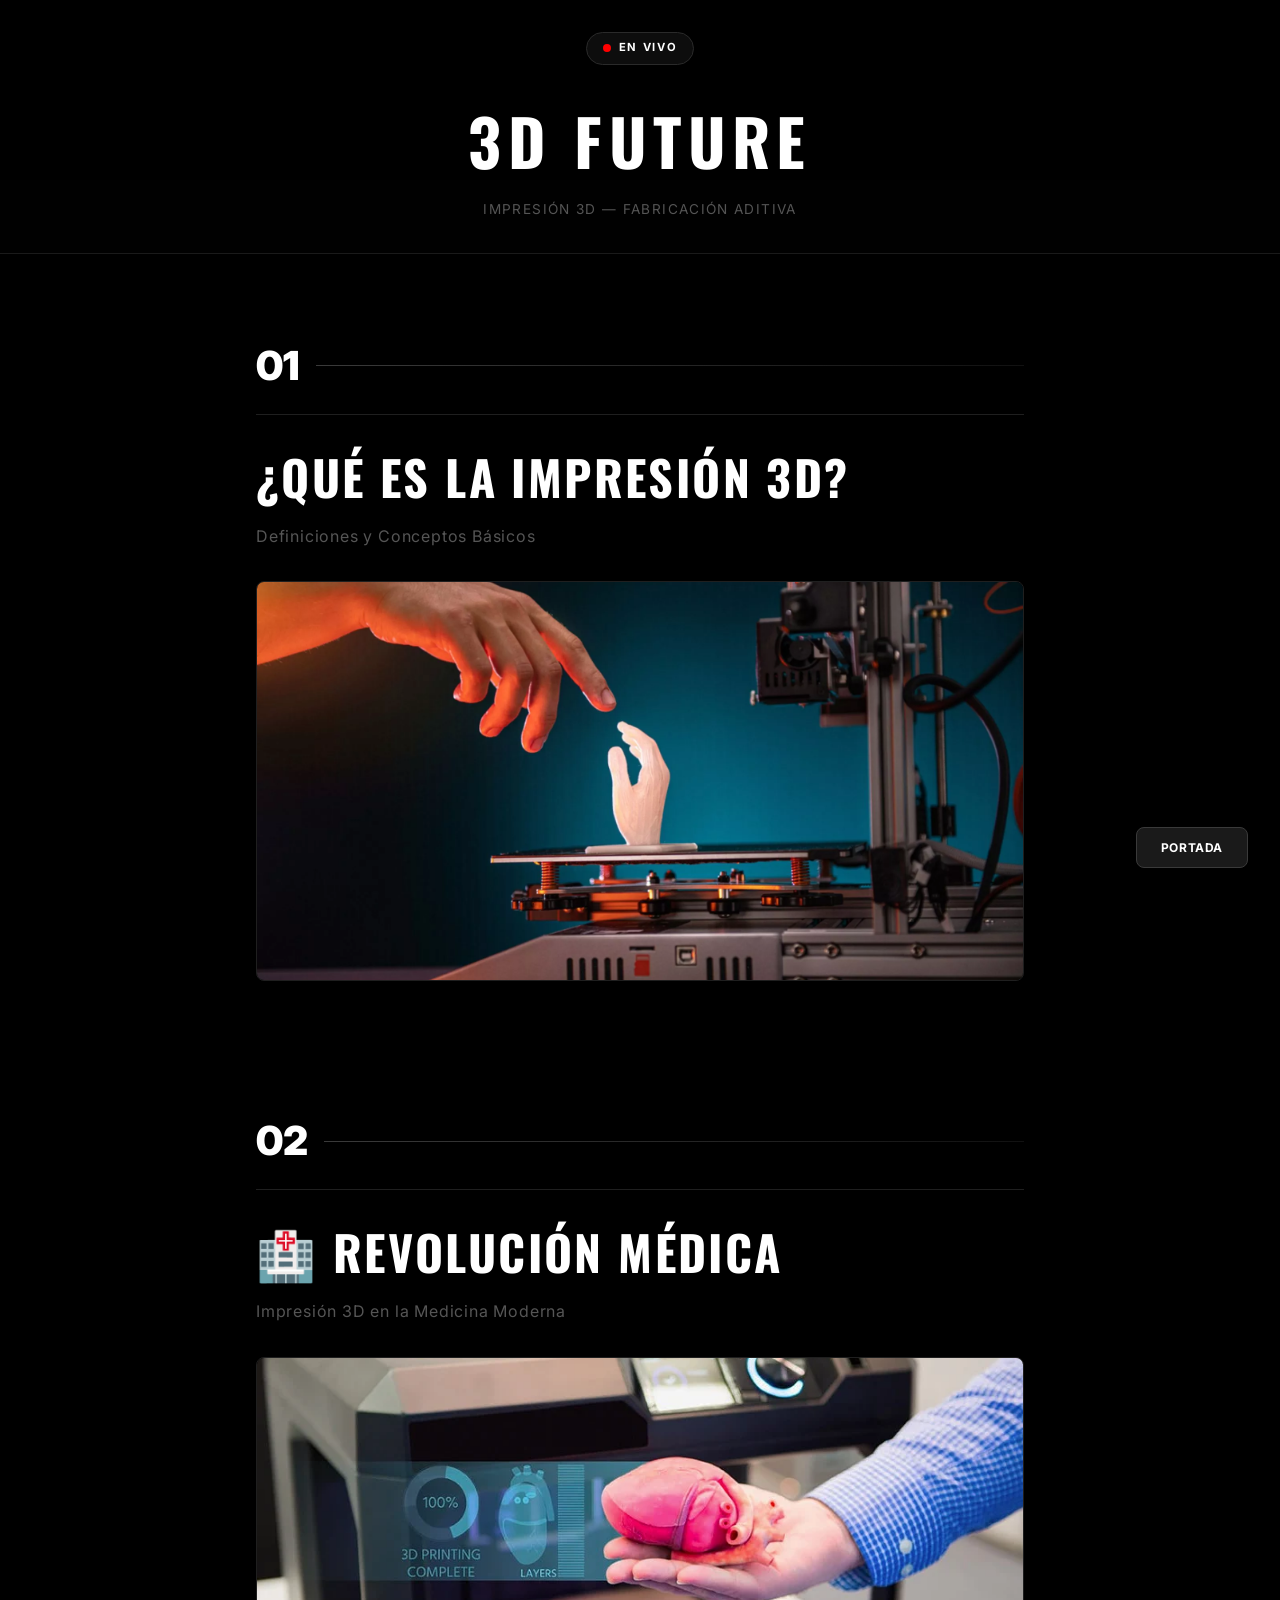
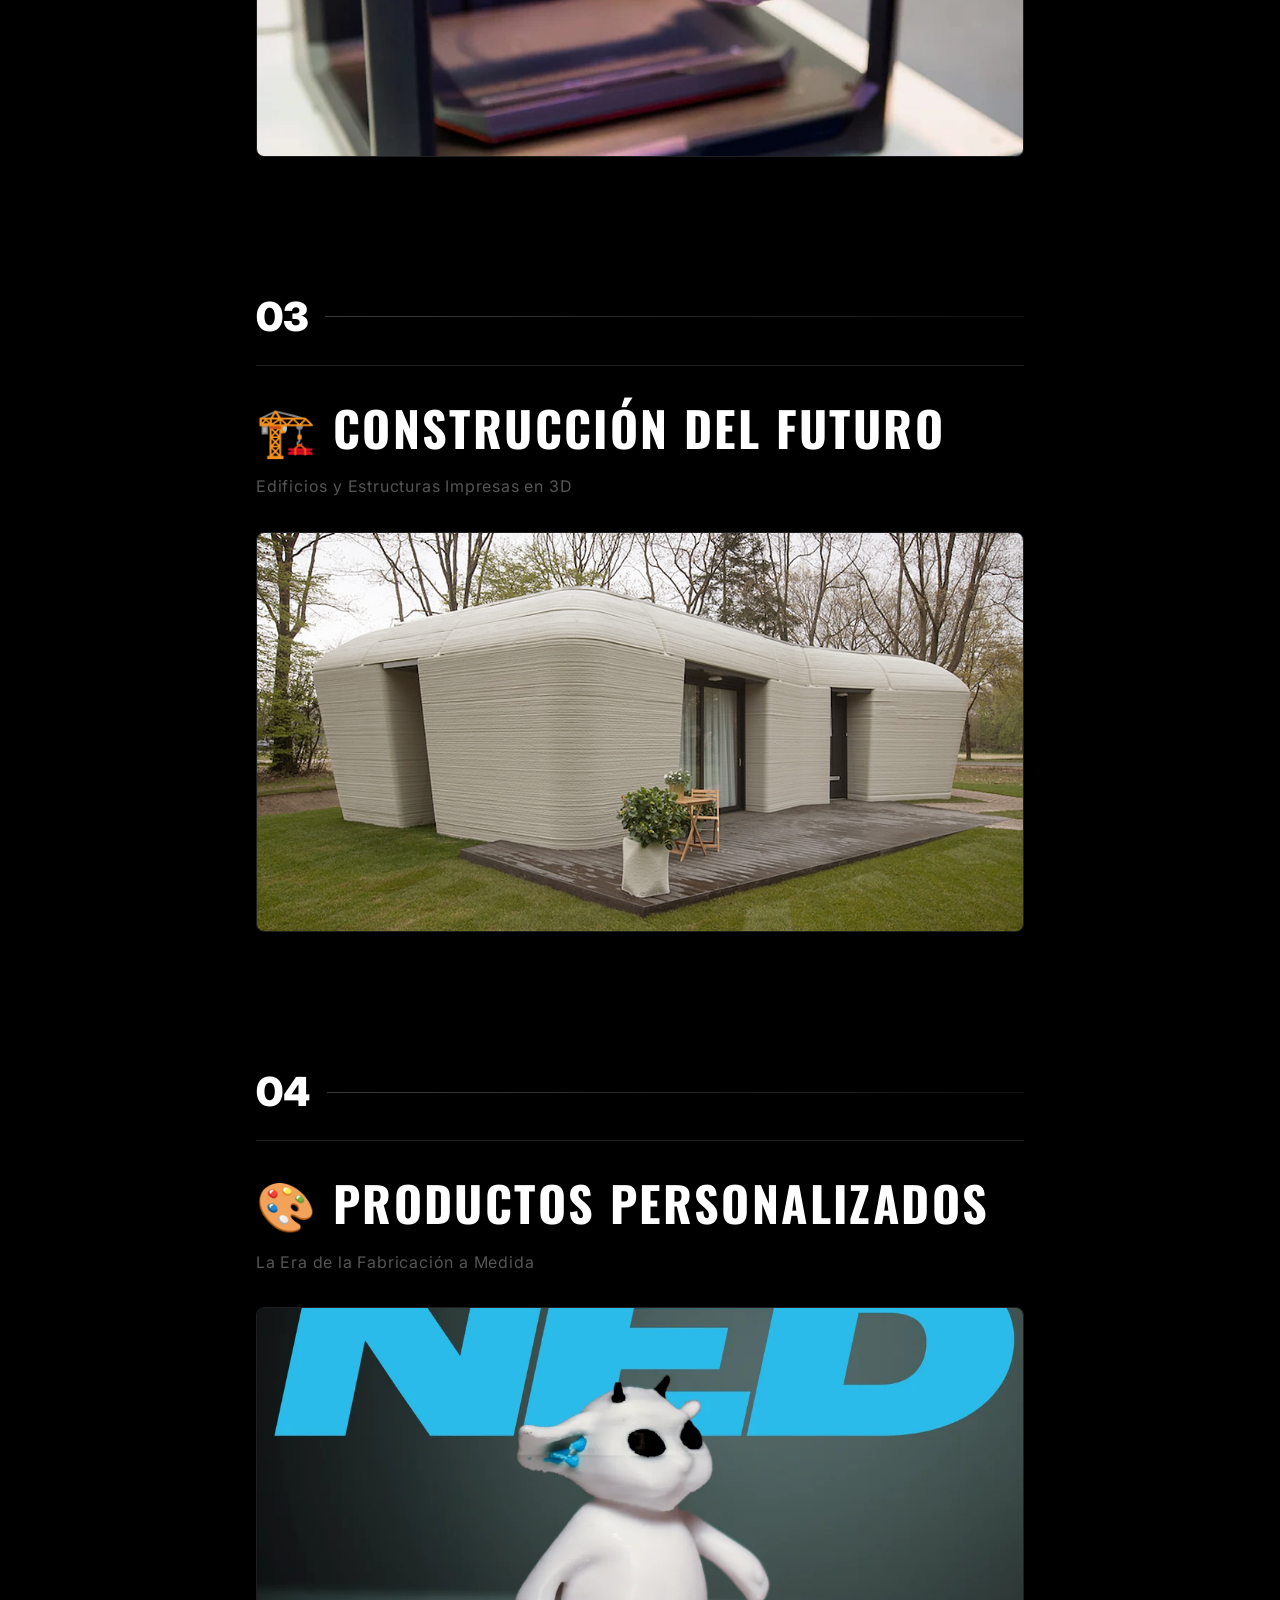
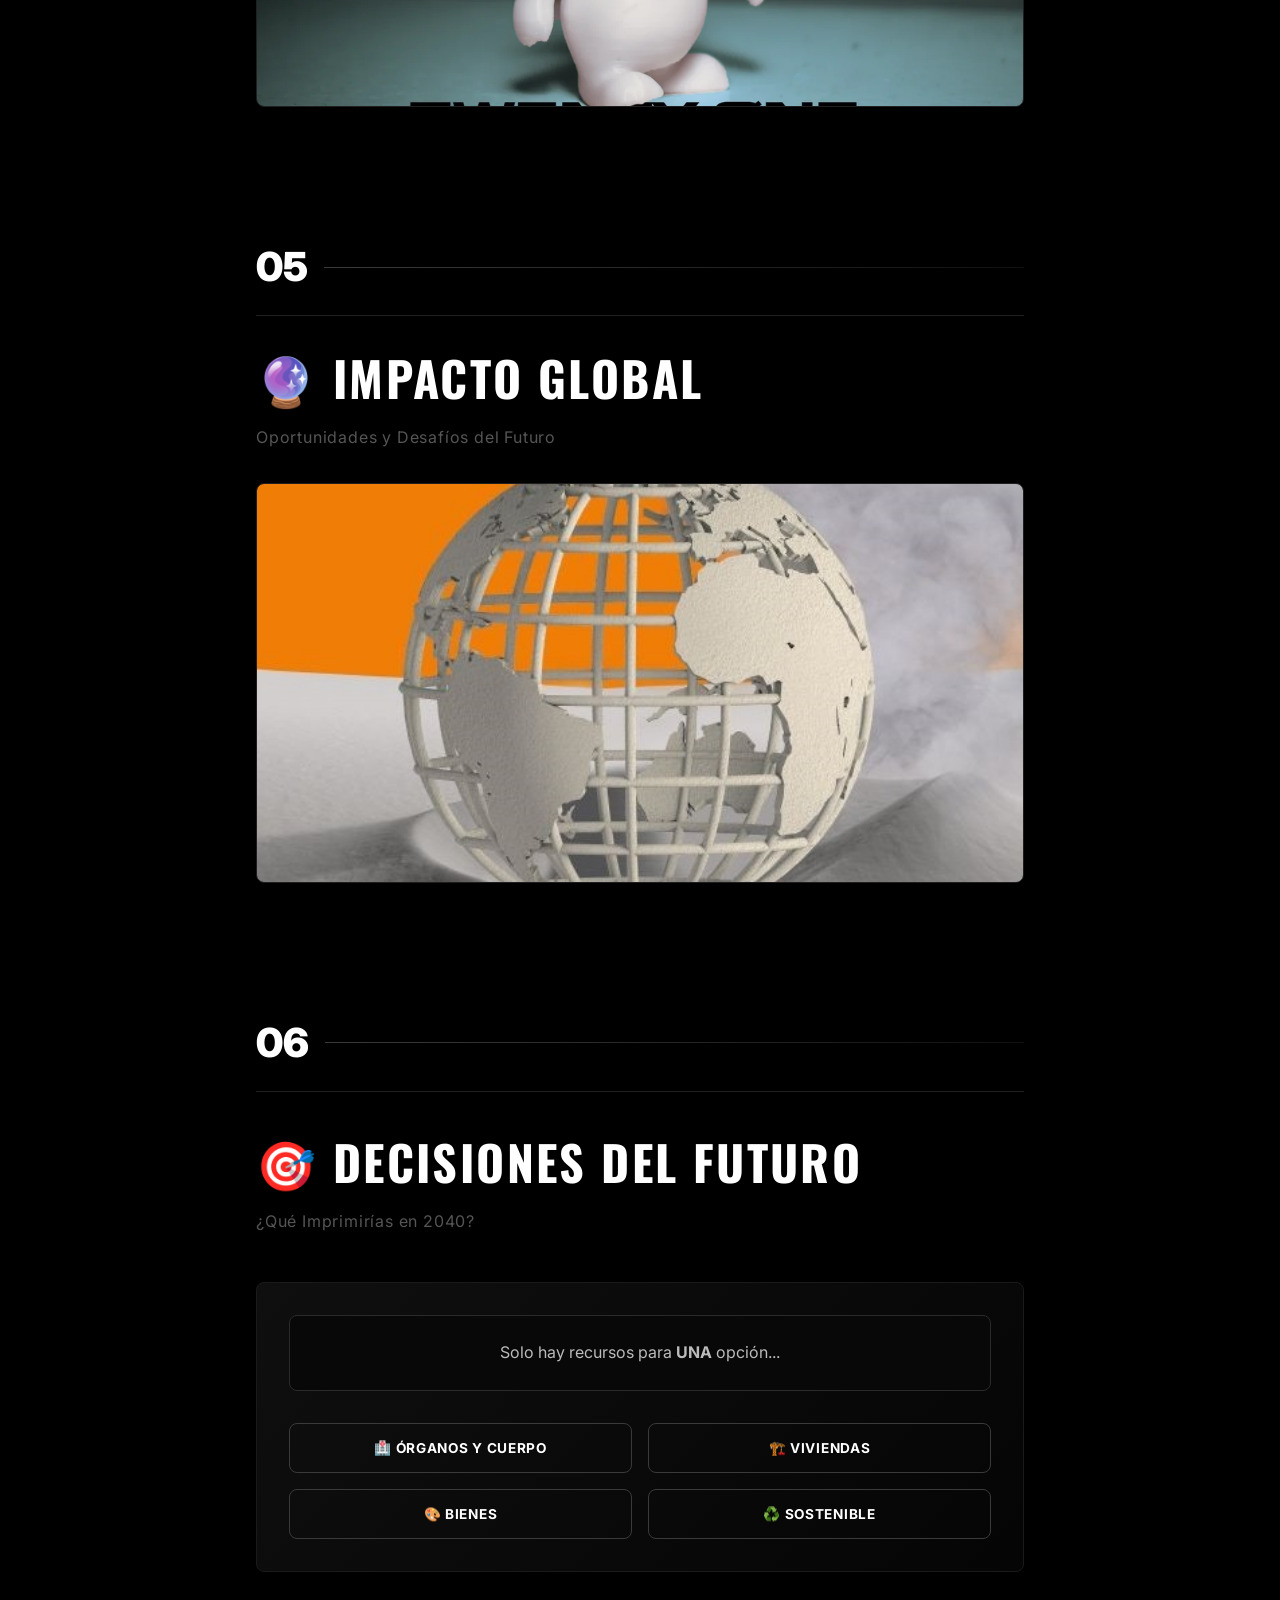
<file: en-vivo.html>
<!DOCTYPE html>
<html lang="es">
<head>
  <meta charset="UTF-8">
  <meta name="viewport" content="width=device-width, initial-scale=1.0">
  <title>En Vivo | 3D FUTURE - HF_AVILA Podcast</title>
  <link rel="preconnect" href="https://fonts.googleapis.com">
  <link rel="preconnect" href="https://fonts.gstatic.com" crossorigin>
  <link rel="stylesheet" href="styles.css">
</head>
<body>

  <!-- LIVE HEADER -->
  <header class="live-header">
    <div class="live-header-inner">
      <div class="live-badge-pill">
        <span class="live-dot"></span>
        <span class="live-text">EN VIVO</span>
      </div>
      <h1 class="live-title">3D FUTURE</h1>
      <p class="live-subtitle">Impresión 3D — Fabricación Aditiva</p>
    </div>
  </header>

  <!-- MAIN CONTENT -->
  <main class="live-main">
    <div class="live-content">

      <!-- 01 -->
      <div class="news-section-item">
        <div class="news-sec-header">
          <span class="news-sec-num">01</span>
          <div class="news-sec-line"></div>
        </div>
        <h2 class="news-sec-title">¿QUÉ ES LA IMPRESIÓN 3D?</h2>
        <p class="news-sec-subtitle">Definiciones y Conceptos Básicos</p>
        <div class="news-sec-img">
          <img src="img/Podcast.jpg" alt="Impresión 3D">
        </div>
      </div>

      <!-- 02 -->
      <div class="news-section-item">
        <div class="news-sec-header">
          <span class="news-sec-num">02</span>
          <div class="news-sec-line"></div>
        </div>
        <h2 class="news-sec-title">🏥 REVOLUCIÓN MÉDICA</h2>
        <p class="news-sec-subtitle">Impresión 3D en la Medicina Moderna</p>
        <div class="news-sec-img">
          <img src="img/medico.jpg" alt="Revolución Médica 3D">
        </div>
      </div>

      <!-- 03 -->
      <div class="news-section-item">
        <div class="news-sec-header">
          <span class="news-sec-num">03</span>
          <div class="news-sec-line"></div>
        </div>
        <h2 class="news-sec-title">🏗️ CONSTRUCCIÓN DEL FUTURO</h2>
        <p class="news-sec-subtitle">Edificios y Estructuras Impresas en 3D</p>
        <div class="news-sec-img">
          <img src="img/construccion.jpg" alt="Construcción 3D">
        </div>
      </div>

      <!-- 04 -->
      <div class="news-section-item">
        <div class="news-sec-header">
          <span class="news-sec-num">04</span>
          <div class="news-sec-line"></div>
        </div>
        <h2 class="news-sec-title">🎨 PRODUCTOS PERSONALIZADOS</h2>
        <p class="news-sec-subtitle">La Era de la Fabricación a Medida</p>
        <div class="news-sec-img">
          <img src="img/personalizados.jpg" alt="Productos Personalizados">
        </div>
      </div>

      <!-- 05 -->
      <div class="news-section-item">
        <div class="news-sec-header">
          <span class="news-sec-num">05</span>
          <div class="news-sec-line"></div>
        </div>
        <h2 class="news-sec-title">🔮 IMPACTO GLOBAL</h2>
        <p class="news-sec-subtitle">Oportunidades y Desafíos del Futuro</p>
        <div class="news-sec-img">
          <img src="img/impacto.jpg" alt="Impacto Global">
        </div>
      </div>

      <!-- 06 INTERACTIVE -->
      <div class="interactive-live-section">
        <div class="interactive-live-head">
          <span class="interactive-live-num">06</span>
          <div class="interactive-live-line"></div>
        </div>
        <h2 class="interactive-live-title">🎯 DECISIONES DEL FUTURO</h2>
        <p class="interactive-live-subtitle">¿Qué Imprimirías en 2040?</p>

        <div class="interactive-live-box">
          <div class="interactive-live-hint">
            Solo hay recursos para <strong>UNA</strong> opción...
          </div>
          <div class="interactive-live-grid">
            <button class="interactive-live-btn">🏥 Órganos y Cuerpo</button>
            <button class="interactive-live-btn">🏗️ Viviendas</button>
            <button class="interactive-live-btn">🎨 Bienes</button>
            <button class="interactive-live-btn">♻️ Sostenible</button>
          </div>
        </div>
      </div>

    </div>
  </main>

  <!-- PORTADA BUTTON -->
  <button class="portada-float-btn" id="portadaBtn">PORTADA</button>

  <!-- PORTADA MODAL -->
  <div class="portada-modal-overlay" id="portadaModal">
    <img src="img/portada.jpg" alt="Portada Podcast">
  </div>

  <script src="script.js"></script>
</body>
</html>
</file>
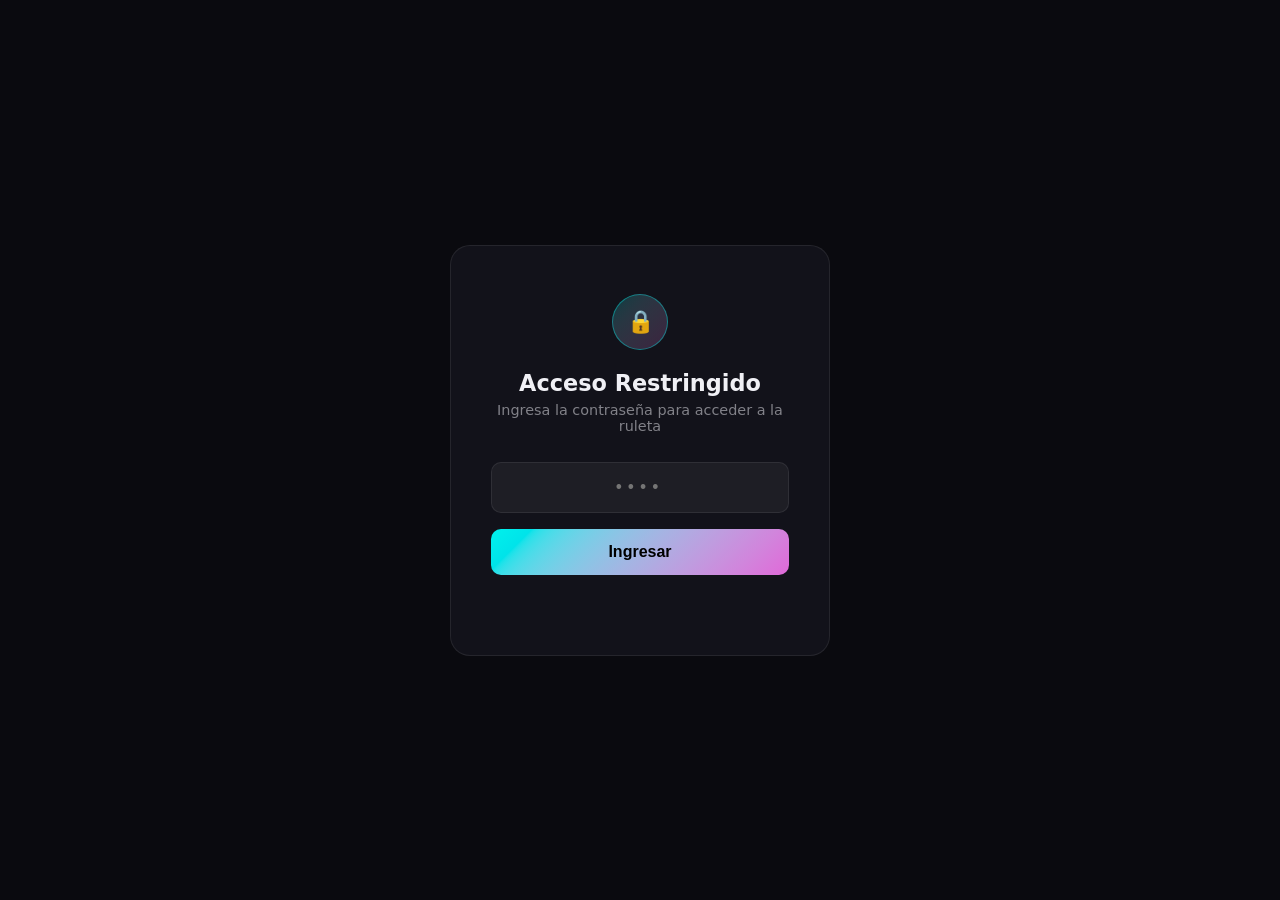
<file: ruleta.html>
<!DOCTYPE html>
<html lang="es">
<head>
  <meta charset="UTF-8">
  <meta name="viewport" content="width=device-width, initial-scale=1.0">
  <title>Ruleta | HF_AVILA</title>
  <style>
    *, *::before, *::after { box-sizing: border-box; margin: 0; padding: 0; }

    :root {
      --bg: #0a0a0f;
      --surface: #12121a;
      --border: rgba(255,255,255,0.08);
      --primary: oklch(0.85 0.18 192);
      --secondary: oklch(0.7 0.2 330);
      --foreground: #f0f0f5;
      --muted: rgba(240,240,245,0.5);
    }

    body {
      background: var(--bg);
      color: var(--foreground);
      font-family: 'Segoe UI', system-ui, sans-serif;
      min-height: 100vh;
      overflow-x: hidden;
    }

    /* ── PASSWORD SCREEN ── */
    #passwordScreen {
      position: fixed; inset: 0; z-index: 1000;
      background: var(--bg);
      display: flex; align-items: center; justify-content: center;
    }
    .pass-box {
      background: var(--surface);
      border: 1px solid var(--border);
      border-radius: 20px;
      padding: 48px 40px;
      width: min(380px, 90vw);
      text-align: center;
    }
    .pass-lock {
      width: 56px; height: 56px;
      background: linear-gradient(135deg, oklch(0.85 0.18 192 / 0.2), oklch(0.7 0.2 330 / 0.2));
      border: 1px solid oklch(0.85 0.18 192 / 0.4);
      border-radius: 50%;
      display: flex; align-items: center; justify-content: center;
      margin: 0 auto 20px;
      font-size: 22px;
    }
    .pass-box h2 { font-size: 1.4rem; margin-bottom: 6px; }
    .pass-box p { color: var(--muted); font-size: 0.9rem; margin-bottom: 28px; }
    .pass-input {
      width: 100%; padding: 14px 18px;
      background: rgba(255,255,255,0.05);
      border: 1px solid var(--border);
      border-radius: 10px;
      color: var(--foreground);
      font-size: 1.1rem;
      text-align: center;
      letter-spacing: 6px;
      outline: none;
      transition: border-color 0.2s;
      margin-bottom: 16px;
    }
    .pass-input:focus { border-color: var(--primary); }
    .pass-btn {
      width: 100%; padding: 14px;
      background: linear-gradient(135deg, oklch(0.85 0.18 192), oklch(0.7 0.2 330));
      border: none; border-radius: 10px;
      color: #000; font-weight: 700; font-size: 1rem;
      cursor: pointer; transition: opacity 0.2s;
    }
    .pass-btn:hover { opacity: 0.85; }
    .pass-error {
      color: oklch(0.7 0.2 330);
      font-size: 0.85rem;
      margin-top: 12px;
      min-height: 20px;
    }
    @keyframes shake {
      0%,100%{transform:translateX(0)} 20%{transform:translateX(-8px)} 40%{transform:translateX(8px)} 60%{transform:translateX(-6px)} 80%{transform:translateX(6px)}
    }
    .shake { animation: shake 0.4s ease; }

    /* ── MAIN APP ── */
    #app { display: none; min-height: 100vh; }

    .app-header {
      padding: 20px 32px;
      display: flex; align-items: center; justify-content: space-between;
      border-bottom: 1px solid var(--border);
    }
    .app-logo { font-size: 1.2rem; font-weight: 700; letter-spacing: 1px; }
    .app-logo span { color: var(--primary); }
    .header-count {
      background: rgba(255,255,255,0.05);
      border: 1px solid var(--border);
      border-radius: 20px;
      padding: 6px 16px;
      font-size: 0.85rem;
      color: var(--muted);
    }
    .header-count strong { color: var(--primary); }

    .main-layout {
      display: grid;
      grid-template-columns: 270px 1fr 270px;
      gap: 0;
      height: calc(100vh - 65px);
    }

    /* ── WHEEL AREA ── */
    .wheel-area {
      display: flex; flex-direction: column;
      align-items: center; justify-content: center;
      padding: 32px;
      position: relative;
      overflow: hidden;
    }
    .glow-bg {
      position: absolute; border-radius: 50%; pointer-events: none;
    }
    .glow-bg-1 {
      width: 500px; height: 500px;
      background: oklch(0.85 0.18 192 / 0.06);
      filter: blur(120px);
      top: -100px; left: -100px;
    }
    .glow-bg-2 {
      width: 400px; height: 400px;
      background: oklch(0.7 0.2 330 / 0.06);
      filter: blur(100px);
      bottom: -80px; right: -80px;
    }

    .wheel-title {
      text-align: center; margin-bottom: 24px; position: relative; z-index: 1;
    }
    .wheel-title h1 {
      font-size: 1.8rem; font-weight: 800; letter-spacing: 2px;
      background: linear-gradient(135deg, oklch(0.85 0.18 192), oklch(0.7 0.2 330));
      -webkit-background-clip: text; -webkit-text-fill-color: transparent;
    }
    .wheel-title p { color: var(--muted); font-size: 0.9rem; margin-top: 4px; }

    .wheel-wrapper {
      position: relative; display: inline-block;
      filter: drop-shadow(0 0 40px oklch(0.85 0.18 192 / 0.2));
    }
    #wheelCanvas {
      display: block;
      border-radius: 50%;
      max-width: min(480px, 85vw);
      max-height: min(480px, 85vw);
    }
    .pointer {
      position: absolute;
      top: -18px; left: 50%; transform: translateX(-50%);
      width: 0; height: 0;
      border-left: 14px solid transparent;
      border-right: 14px solid transparent;
      border-top: 28px solid var(--primary);
      filter: drop-shadow(0 0 6px var(--primary));
      z-index: 10;
    }

    .spin-btn {
      margin-top: 28px; position: relative; z-index: 1;
      padding: 16px 56px;
      background: linear-gradient(135deg, oklch(0.85 0.18 192), oklch(0.7 0.2 330));
      border: none; border-radius: 50px;
      color: #000; font-weight: 800; font-size: 1.05rem;
      cursor: pointer; letter-spacing: 1px;
      transition: transform 0.2s, opacity 0.2s, box-shadow 0.2s;
      box-shadow: 0 4px 24px oklch(0.85 0.18 192 / 0.35);
    }
    .spin-btn:hover:not(:disabled) {
      transform: scale(1.04);
      box-shadow: 0 6px 32px oklch(0.85 0.18 192 / 0.5);
    }
    .spin-btn:disabled { opacity: 0.4; cursor: not-allowed; transform: none; }

    /* ── SIDE PANEL ── */
    .side-panel {
      border-left: 1px solid var(--border);
      background: var(--surface);
      display: flex; flex-direction: column;
      overflow: hidden;
    }
    .side-panel-header {
      padding: 20px 20px 14px;
      border-bottom: 1px solid var(--border);
    }
    .side-panel-header h3 { font-size: 0.85rem; font-weight: 700; letter-spacing: 1px; color: var(--muted); text-transform: uppercase; }
    .eliminated-count {
      font-size: 1.5rem; font-weight: 800;
      color: oklch(0.7 0.2 330);
      margin-top: 4px;
    }

    .side-panel-list {
      flex: 1; overflow-y: auto; padding: 12px;
    }
    .side-panel-list::-webkit-scrollbar { width: 4px; }
    .side-panel-list::-webkit-scrollbar-track { background: transparent; }
    .side-panel-list::-webkit-scrollbar-thumb { background: var(--border); border-radius: 2px; }

    .eliminated-item {
      display: flex; align-items: center; gap: 10px;
      padding: 10px 10px;
      border-radius: 8px;
      border-bottom: 1px solid var(--border);
      animation: fadeIn 0.3s ease;
    }
    @keyframes fadeIn { from{opacity:0;transform:translateX(10px)} to{opacity:1;transform:none} }
    .eliminated-num {
      width: 22px; height: 22px; border-radius: 50%;
      background: oklch(0.7 0.2 330 / 0.2);
      border: 1px solid oklch(0.7 0.2 330 / 0.4);
      font-size: 0.7rem; font-weight: 700; color: oklch(0.7 0.2 330);
      display: flex; align-items: center; justify-content: center;
      flex-shrink: 0;
    }
    .eliminated-name { font-size: 0.78rem; color: var(--muted); line-height: 1.3; }

    .empty-state {
      text-align: center; padding: 40px 20px;
      color: var(--muted); font-size: 0.85rem;
    }
    .empty-state-icon { font-size: 2rem; margin-bottom: 8px; opacity: 0.4; }

    .reset-btn {
      margin: 12px; padding: 12px;
      background: transparent;
      border: 1px solid var(--border);
      border-radius: 8px; color: var(--muted);
      font-size: 0.82rem; cursor: pointer;
      transition: all 0.2s;
    }
    .reset-btn:hover { border-color: oklch(0.7 0.2 330 / 0.5); color: oklch(0.7 0.2 330); }

    /* ── RESULT MODAL ── */
    .modal-overlay {
      position: fixed; inset: 0; z-index: 500;
      background: rgba(0,0,0,0.75);
      display: flex; align-items: center; justify-content: center;
      opacity: 0; pointer-events: none;
      transition: opacity 0.3s;
      backdrop-filter: blur(4px);
    }
    .modal-overlay.active { opacity: 1; pointer-events: all; }
    .modal-box {
      background: var(--surface);
      border: 1px solid oklch(0.85 0.18 192 / 0.3);
      border-radius: 20px;
      padding: 48px 36px;
      width: min(420px, 90vw);
      text-align: center;
      transform: scale(0.9);
      transition: transform 0.3s;
      box-shadow: 0 0 60px oklch(0.85 0.18 192 / 0.15);
    }
    .modal-overlay.active .modal-box { transform: scale(1); }
    .modal-confetti { font-size: 3rem; margin-bottom: 12px; }
    .modal-label {
      font-size: 0.8rem; letter-spacing: 2px; text-transform: uppercase;
      color: var(--primary); margin-bottom: 12px;
    }
    .modal-winner {
      font-size: 1.5rem; font-weight: 800;
      line-height: 1.3; margin-bottom: 32px;
      background: linear-gradient(135deg, oklch(0.85 0.18 192), oklch(0.7 0.2 330));
      -webkit-background-clip: text; -webkit-text-fill-color: transparent;
    }
    .modal-actions { display: flex; gap: 12px; }
    .modal-btn {
      flex: 1; padding: 14px;
      border-radius: 10px; font-weight: 700; font-size: 0.9rem;
      cursor: pointer; transition: all 0.2s;
    }
    .modal-btn-continue {
      background: transparent;
      border: 1px solid var(--border);
      color: var(--muted);
    }
    .modal-btn-continue:hover { border-color: var(--primary); color: var(--primary); }
    .modal-btn-eliminate {
      background: linear-gradient(135deg, oklch(0.85 0.18 192), oklch(0.7 0.2 330));
      border: none; color: #000;
    }
    .modal-btn-eliminate:hover { opacity: 0.85; }

    /* ── QUESTIONS PANEL ── */
    .questions-panel {
      border-right: 1px solid var(--border);
      background: var(--surface);
      display: flex;
      flex-direction: column;
      overflow: hidden;
    }
    .questions-panel-header {
      padding: 20px 20px 14px;
      border-bottom: 1px solid var(--border);
    }
    .questions-panel-header h3 {
      font-size: 0.75rem;
      font-weight: 700;
      letter-spacing: 1px;
      color: var(--muted);
      text-transform: uppercase;
      margin-bottom: 4px;
    }
    .questions-panel-header p {
      font-size: 0.72rem;
      color: rgba(240,240,245,0.3);
      line-height: 1.4;
    }
    .questions-list {
      flex: 1;
      overflow-y: auto;
      padding: 10px;
    }
    .questions-list::-webkit-scrollbar { width: 4px; }
    .questions-list::-webkit-scrollbar-track { background: transparent; }
    .questions-list::-webkit-scrollbar-thumb { background: var(--border); border-radius: 2px; }

    .question-item {
      padding: 12px 10px;
      border-radius: 8px;
      border-bottom: 1px solid var(--border);
      cursor: pointer;
      transition: background 0.2s;
    }
    .question-item:hover { background: rgba(255,255,255,0.04); }
    .question-item.active {
      background: oklch(0.85 0.18 192 / 0.08);
      border-color: oklch(0.85 0.18 192 / 0.25);
    }
    .question-num {
      font-size: 0.65rem;
      font-weight: 700;
      letter-spacing: 0.1em;
      color: var(--primary);
      text-transform: uppercase;
      margin-bottom: 4px;
    }
    .question-item.active .question-num { color: var(--primary); }
    .question-text {
      font-size: 0.78rem;
      color: rgba(240,240,245,0.65);
      line-height: 1.45;
    }
    .question-item.active .question-text { color: var(--foreground); }

    /* ── QUESTION OVERLAY ── */
    .question-overlay {
      position: fixed; inset: 0; z-index: 600;
      background: rgba(0,0,0,0.92);
      backdrop-filter: blur(8px);
      display: flex; align-items: center; justify-content: center;
      opacity: 0; pointer-events: none;
      transition: opacity 0.3s;
      padding: 40px;
    }
    .question-overlay.active { opacity: 1; pointer-events: all; }
    .question-overlay-box {
      max-width: 820px; width: 100%;
      text-align: center;
      transform: scale(0.92);
      transition: transform 0.3s;
    }
    .question-overlay.active .question-overlay-box { transform: scale(1); }
    .question-overlay-num {
      font-size: 0.85rem;
      font-weight: 700;
      letter-spacing: 0.2em;
      text-transform: uppercase;
      color: var(--primary);
      margin-bottom: 28px;
      display: flex; align-items: center; justify-content: center; gap: 14px;
    }
    .question-overlay-num::before,
    .question-overlay-num::after {
      content: '';
      width: 60px; height: 1px;
      background: linear-gradient(to right, transparent, var(--primary));
    }
    .question-overlay-num::after {
      background: linear-gradient(to left, transparent, var(--primary));
    }
    .question-overlay-text {
      font-size: clamp(1.6rem, 3.5vw, 2.6rem);
      font-weight: 700;
      line-height: 1.4;
      color: var(--foreground);
      letter-spacing: 0.01em;
    }
    .question-overlay-close {
      position: absolute;
      top: 28px; right: 32px;
      background: rgba(255,255,255,0.07);
      border: 1px solid var(--border);
      border-radius: 50%;
      width: 44px; height: 44px;
      color: var(--muted);
      font-size: 1.1rem;
      cursor: pointer;
      display: flex; align-items: center; justify-content: center;
      transition: all 0.2s;
    }
    .question-overlay-close:hover { background: rgba(255,255,255,0.12); color: var(--foreground); }

    /* ── RESPONSIVE ── */
    @media (max-width: 1024px) {
      .main-layout { grid-template-columns: 1fr 240px; height: auto; }
      .questions-panel { display: none; }
    }
    @media (max-width: 768px) {
      .main-layout {
        grid-template-columns: 1fr;
        grid-template-rows: auto auto auto;
        height: auto;
      }
      .questions-panel {
        display: flex;
        border-right: none;
        border-top: 1px solid var(--border);
        order: 3;
        max-height: none;
      }
      .questions-list { max-height: none; overflow-y: visible; }
      .side-panel { border-left: none; border-top: 1px solid var(--border); max-height: 260px; order: 2; }
      .wheel-area { padding: 20px 16px; order: 1; }
      .question-overlay-text { font-size: clamp(1.2rem, 5vw, 1.8rem); }
    }
  </style>
</head>
<body>

<!-- PASSWORD SCREEN -->
<div id="passwordScreen">
  <div class="pass-box" id="passBox">
    <div class="pass-lock">🔒</div>
    <h2>Acceso Restringido</h2>
    <p>Ingresa la contraseña para acceder a la ruleta</p>
    <input type="password" class="pass-input" id="passInput" placeholder="••••" maxlength="6"
      onkeydown="if(event.key==='Enter') checkPass()">
    <button class="pass-btn" onclick="checkPass()">Ingresar</button>
    <div class="pass-error" id="passError"></div>
  </div>
</div>

<!-- MAIN APP -->
<div id="app">
  <header class="app-header">
    <div class="app-logo">HF<span>_</span>AVILA &nbsp;<span style="color:var(--muted);font-weight:400;font-size:0.9rem">Ruleta</span></div>
    <div class="header-count">Participantes activos: <strong id="activeCount">38</strong></div>
  </header>

  <div class="main-layout">
    <!-- QUESTIONS PANEL -->
    <div class="questions-panel">
      <div class="questions-panel-header">
        <h3>Preguntas de Reflexión</h3>
        <p>Toca una pregunta para resaltarla al seleccionar un participante</p>
      </div>
      <div class="questions-list" id="questionsList">

        <div class="question-item" onclick="selectQuestion(this)">
          <div class="question-num">Pregunta 01</div>
          <div class="question-text">¿Crees que todas las personas deberían tener una impresora 3D en casa, sabiendo que con ella se pueden crear armas de fuego?</div>
        </div>

        <div class="question-item" onclick="selectQuestion(this)">
          <div class="question-num">Pregunta 02</div>
          <div class="question-text">¿El problema de las armas impresas en 3D es de tecnología o de cultura? ¿Cambiaría algo si se prohibiera la tecnología?</div>
        </div>

        <div class="question-item" onclick="selectQuestion(this)">
          <div class="question-num">Pregunta 03</div>
          <div class="question-text">¿Crees que en 20 años la impresión 3D reemplazará las fábricas tradicionales? ¿Qué pasaría con los empleos?</div>
        </div>

        <div class="question-item" onclick="selectQuestion(this)">
          <div class="question-num">Pregunta 04</div>
          <div class="question-text">Si una impresora 3D costara $50 y cualquier persona pudiera tenerla, ¿crees que el mundo mejoraría o empeoraría?</div>
        </div>

        <div class="question-item" onclick="selectQuestion(this)">
          <div class="question-num">Pregunta 05</div>
          <div class="question-text">¿La impresión 3D beneficia más a las grandes empresas o al ciudadano común? ¿Por qué?</div>
        </div>

        <div class="question-item" onclick="selectQuestion(this)">
          <div class="question-num">Pregunta 06</div>
          <div class="question-text">¿Crees que imprimir órganos humanos en 3D debería estar disponible para todos o solo para quienes puedan pagarlo?</div>
        </div>

        <div class="question-item" onclick="selectQuestion(this)">
          <div class="question-num">Pregunta 07</div>
          <div class="question-text">¿Podría la impresión 3D ayudar a resolver el problema de la vivienda en países en desarrollo? ¿O es solo tecnología para ricos?</div>
        </div>

        <div class="question-item" onclick="selectQuestion(this)">
          <div class="question-num">Pregunta 08</div>
          <div class="question-text">Si pudieras imprimir cualquier objeto sin costo, ¿qué sería lo primero que harías y por qué?</div>
        </div>

      </div>
    </div>

    <!-- WHEEL -->
    <div class="wheel-area">
      <div class="glow-bg glow-bg-1"></div>
      <div class="glow-bg glow-bg-2"></div>

      <div class="wheel-title">
        <h1>RULETA DE PARTICIPANTES</h1>
        <p>Presiona girar para seleccionar al azar</p>
      </div>

      <div class="wheel-wrapper">
        <div class="pointer"></div>
        <canvas id="wheelCanvas" width="500" height="500"></canvas>
      </div>

      <button class="spin-btn" id="spinBtn" onclick="spin()">&#9654; GIRAR</button>
    </div>

    <!-- SIDE PANEL -->
    <div class="side-panel">
      <div class="side-panel-header">
        <h3>Eliminados</h3>
        <div class="eliminated-count" id="eliminatedCount">0</div>
      </div>
      <div class="side-panel-list" id="eliminatedList">
        <div class="empty-state">
          <div class="empty-state-icon">📋</div>
          Nadie eliminado aún
        </div>
      </div>
      <button class="reset-btn" onclick="resetAll()">↺ Reiniciar todos los participantes</button>
    </div>
  </div>
</div>

<!-- QUESTION OVERLAY -->
<div class="question-overlay" id="questionOverlay" onclick="closeQuestion(event)">
  <button class="question-overlay-close" onclick="closeQuestionBtn()">✕</button>
  <div class="question-overlay-box">
    <div class="question-overlay-num" id="overlayNum">Pregunta 01</div>
    <div class="question-overlay-text" id="overlayText"></div>
  </div>
</div>

<!-- RESULT MODAL -->
<div class="modal-overlay" id="resultModal">
  <div class="modal-box">
    <div class="modal-confetti">🎉</div>
    <div class="modal-label">¡Seleccionado!</div>
    <div class="modal-winner" id="modalWinnerName"></div>
    <div class="modal-actions">
      <button class="modal-btn modal-btn-continue" onclick="continueWithout()">Continuar sin eliminar</button>
      <button class="modal-btn modal-btn-eliminate" onclick="eliminate()">Eliminar de la ruleta</button>
    </div>
  </div>
</div>

<script>
  function checkPass() {
    const val = document.getElementById('passInput').value.trim();
    const err = document.getElementById('passError');
    if (val === '2611') {
      document.getElementById('passwordScreen').style.display = 'none';
      document.getElementById('app').style.display = 'block';
      drawWheel();
    } else {
      err.textContent = 'Contraseña incorrecta. Inténtalo de nuevo.';
      const box = document.getElementById('passBox');
      box.classList.remove('shake');
      void box.offsetWidth;
      box.classList.add('shake');
      document.getElementById('passInput').value = '';
    }
  }

  const ALL_NAMES = [
    'EVELYN SALAZAR GODINEZ',
    'MARIA BORBON ANGULO',
    'ANA URBINA PEREZ',
    'ALLISSON SANCHEZ VILLALOBOS',
    'JOSE FALLAS FONSECA',
    'JAZMIN GAMBOA CHACON',
    'MARCO ZUÑIGA FERNANDEZ',
    'LUIS GAMBOA RETANA',
    'DIDIANA GUZMAN SEGURA',
    'NIKOL AGUERO QUIROS',
    'BRAYAN JIMENEZ MADRIZ',
    'ANZEL AZOFEIFA ZUÑIGA',
    'STACEY LOPEZ CECILIANO',
    'LUIS SOLIS RAMIREZ',
    'JOSHUA ELIZONDO ABARCA',
    'LILLIANA VARGAS RAMIREZ',
    'KENDRA MEZA SOLANO',
    'DANA CHAVES MONGE',
    'ALISSON CORDERO FONSECA',
    'ARIADNA CASCANTE CHINCHILLA',
    'VALERY DIAZ ACUÑA',
    'JOSE NARANJO ROJAS',
    'EVY ARAYA SEGURA',
    'DYLAN VARGAS AZOFEIFA',
    'SOFIA CARRANZA JIMENEZ',
    'EMILIANO ARIAS ARIAS',
    'SANTIAGO CASTRO ABARCA',
    'ALISSON AGUILAR CHANTO',
    'KEILYN CAMACHO ABARCA',
    'ANAIS BLANCO VARGAS',
    'JUAN VARGAS GAMBOA',
    'ERICK ABARCA UREÑA',
    'MARIA CASTRO SALAZAR',
    'KEVIN PRENDAS CERDAS',
    'STEISY MORA MORALES',
    'SEBASTIAN GARRO CASTRO',
    'KENDRY VICTOR CHAVARRIA',
    'ANGELICA VARGAS CORDERO'
  ];

  const COLORS = [
    '#00c9b1','#7c3aed','#e11d48','#f59e0b','#10b981',
    '#3b82f6','#ec4899','#14b8a6','#8b5cf6','#f97316',
    '#06b6d4','#84cc16','#a855f7','#ef4444','#22d3ee',
    '#fb923c','#4ade80','#c084fc','#38bdf8','#fbbf24'
  ];

  let activeNames = [...ALL_NAMES];
  let eliminatedNames = [];
  let currentAngle = 0;
  let spinning = false;
  let winnerIdx = -1;
  let highlightIdx = -1;

  const canvas = document.getElementById('wheelCanvas');
  const ctx = canvas.getContext('2d');

  function drawWheel() {
    const W = canvas.width, H = canvas.height;
    const cx = W / 2, cy = H / 2;
    const n = activeNames.length;
    if (n === 0) {
      ctx.clearRect(0, 0, W, H);
      ctx.fillStyle = 'rgba(255,255,255,0.1)';
      ctx.beginPath(); ctx.arc(cx, cy, cx - 4, 0, Math.PI * 2); ctx.fill();
      ctx.fillStyle = '#fff'; ctx.font = 'bold 18px sans-serif';
      ctx.textAlign = 'center'; ctx.textBaseline = 'middle';
      ctx.fillText('Sin participantes', cx, cy);
      return;
    }

    ctx.clearRect(0, 0, W, H);
    const arc = (2 * Math.PI) / n;
    const r = cx - 4;

    for (let i = 0; i < n; i++) {
      const startA = currentAngle + i * arc;
      const endA = startA + arc;
      const color = COLORS[i % COLORS.length];

      ctx.beginPath();
      ctx.moveTo(cx, cy);
      ctx.arc(cx, cy, r, startA, endA);
      ctx.closePath();

      if (i === highlightIdx) {
        ctx.fillStyle = lighten(color);
        ctx.shadowColor = color;
        ctx.shadowBlur = 20;
      } else {
        ctx.fillStyle = color;
        ctx.shadowBlur = 0;
      }
      ctx.fill();
      ctx.shadowBlur = 0;

      ctx.strokeStyle = 'rgba(0,0,0,0.25)';
      ctx.lineWidth = 1.5;
      ctx.stroke();

      ctx.save();
      ctx.translate(cx, cy);
      ctx.rotate(startA + arc / 2);
      ctx.textAlign = 'right';
      ctx.textBaseline = 'middle';

      const name = activeNames[i];
      const fontSize = n <= 20 ? 11 : n <= 30 ? 9 : 8;
      ctx.font = `700 ${fontSize}px 'Segoe UI', sans-serif`;
      ctx.fillStyle = '#fff';
      ctx.shadowColor = 'rgba(0,0,0,0.6)';
      ctx.shadowBlur = 3;

      const maxLen = n <= 15 ? 22 : n <= 25 ? 18 : 14;
      const displayName = name.length > maxLen ? name.substring(0, maxLen) + '…' : name;
      ctx.fillText(displayName, r - 10, 0);
      ctx.restore();
    }

    ctx.beginPath();
    ctx.arc(cx, cy, 28, 0, Math.PI * 2);
    const grad = ctx.createRadialGradient(cx, cy, 0, cx, cy, 28);
    grad.addColorStop(0, '#1a1a2e');
    grad.addColorStop(1, '#0d0d1a');
    ctx.fillStyle = grad;
    ctx.shadowColor = 'rgba(0,200,180,0.4)';
    ctx.shadowBlur = 12;
    ctx.fill();
    ctx.shadowBlur = 0;
    ctx.strokeStyle = 'rgba(0,200,180,0.6)';
    ctx.lineWidth = 2;
    ctx.stroke();
  }

  function lighten(hex) {
    const r = parseInt(hex.slice(1,3),16);
    const g = parseInt(hex.slice(3,5),16);
    const b = parseInt(hex.slice(5,7),16);
    return `rgb(${Math.min(255,r+80)},${Math.min(255,g+80)},${Math.min(255,b+80)})`;
  }

  function spin() {
    if (spinning || activeNames.length < 2) return;
    spinning = true;
    highlightIdx = -1;
    document.getElementById('spinBtn').disabled = true;

    const n = activeNames.length;
    const arc = (2 * Math.PI) / n;
    winnerIdx = Math.floor(Math.random() * n);

    const pointerAngle = -Math.PI / 2;
    const winnerMid = currentAngle + winnerIdx * arc + arc / 2;
    let delta = pointerAngle - winnerMid;
    delta = ((delta % (2 * Math.PI)) + 2 * Math.PI) % (2 * Math.PI);
    delta += (6 + Math.floor(Math.random() * 5)) * 2 * Math.PI;

    const startAngle = currentAngle;
    const duration = 7000;
    let startTime = null;

    function animate(ts) {
      if (!startTime) startTime = ts;
      const elapsed = ts - startTime;
      const t = Math.min(elapsed / duration, 1);
      const ease = 1 - Math.pow(1 - t, 5);
      currentAngle = startAngle + delta * ease;
      drawWheel();
      if (t < 1) {
        requestAnimationFrame(animate);
      } else {
        currentAngle = (startAngle + delta) % (2 * Math.PI);
        spinning = false;
        highlightIdx = winnerIdx;
        drawWheel();
        showResult();
      }
    }
    requestAnimationFrame(animate);
  }

  function showResult() {
    document.getElementById('modalWinnerName').textContent = activeNames[winnerIdx];
    document.getElementById('resultModal').classList.add('active');
  }

  function continueWithout() {
    document.getElementById('resultModal').classList.remove('active');
    document.getElementById('spinBtn').disabled = false;
    highlightIdx = -1;
    drawWheel();
  }

  function eliminate() {
    const name = activeNames[winnerIdx];
    eliminatedNames.push(name);
    activeNames.splice(winnerIdx, 1);
    highlightIdx = -1;
    winnerIdx = -1;
    document.getElementById('resultModal').classList.remove('active');
    document.getElementById('spinBtn').disabled = activeNames.length < 2;
    updateUI();
    drawWheel();
  }

  function updateUI() {
    document.getElementById('activeCount').textContent = activeNames.length;
    document.getElementById('eliminatedCount').textContent = eliminatedNames.length;
    const list = document.getElementById('eliminatedList');
    if (eliminatedNames.length === 0) {
      list.innerHTML = '<div class="empty-state"><div class="empty-state-icon">📋</div>Nadie eliminado aún</div>';
    } else {
      list.innerHTML = eliminatedNames.map((name, i) =>
        `<div class="eliminated-item">
          <div class="eliminated-num">${i+1}</div>
          <div class="eliminated-name">${name}</div>
        </div>`
      ).reverse().join('');
    }
  }

  function selectQuestion(el) {
    document.querySelectorAll('.question-item').forEach(q => q.classList.remove('active'));
    el.classList.add('active');
    document.getElementById('overlayNum').textContent = el.querySelector('.question-num').textContent;
    document.getElementById('overlayText').textContent = el.querySelector('.question-text').textContent;
    document.getElementById('questionOverlay').classList.add('active');
  }

  function closeQuestionBtn() {
    document.getElementById('questionOverlay').classList.remove('active');
  }

  function closeQuestion(e) {
    if (e.target === document.getElementById('questionOverlay')) {
      document.getElementById('questionOverlay').classList.remove('active');
    }
  }

  function resetAll() {
    if (!confirm('¿Restaurar los 38 participantes y borrar los eliminados?')) return;
    activeNames = [...ALL_NAMES];
    eliminatedNames = [];
    highlightIdx = -1;
    winnerIdx = -1;
    currentAngle = 0;
    document.getElementById('spinBtn').disabled = false;
    updateUI();
    drawWheel();
  }
</script>
</body>
</html>
</file>
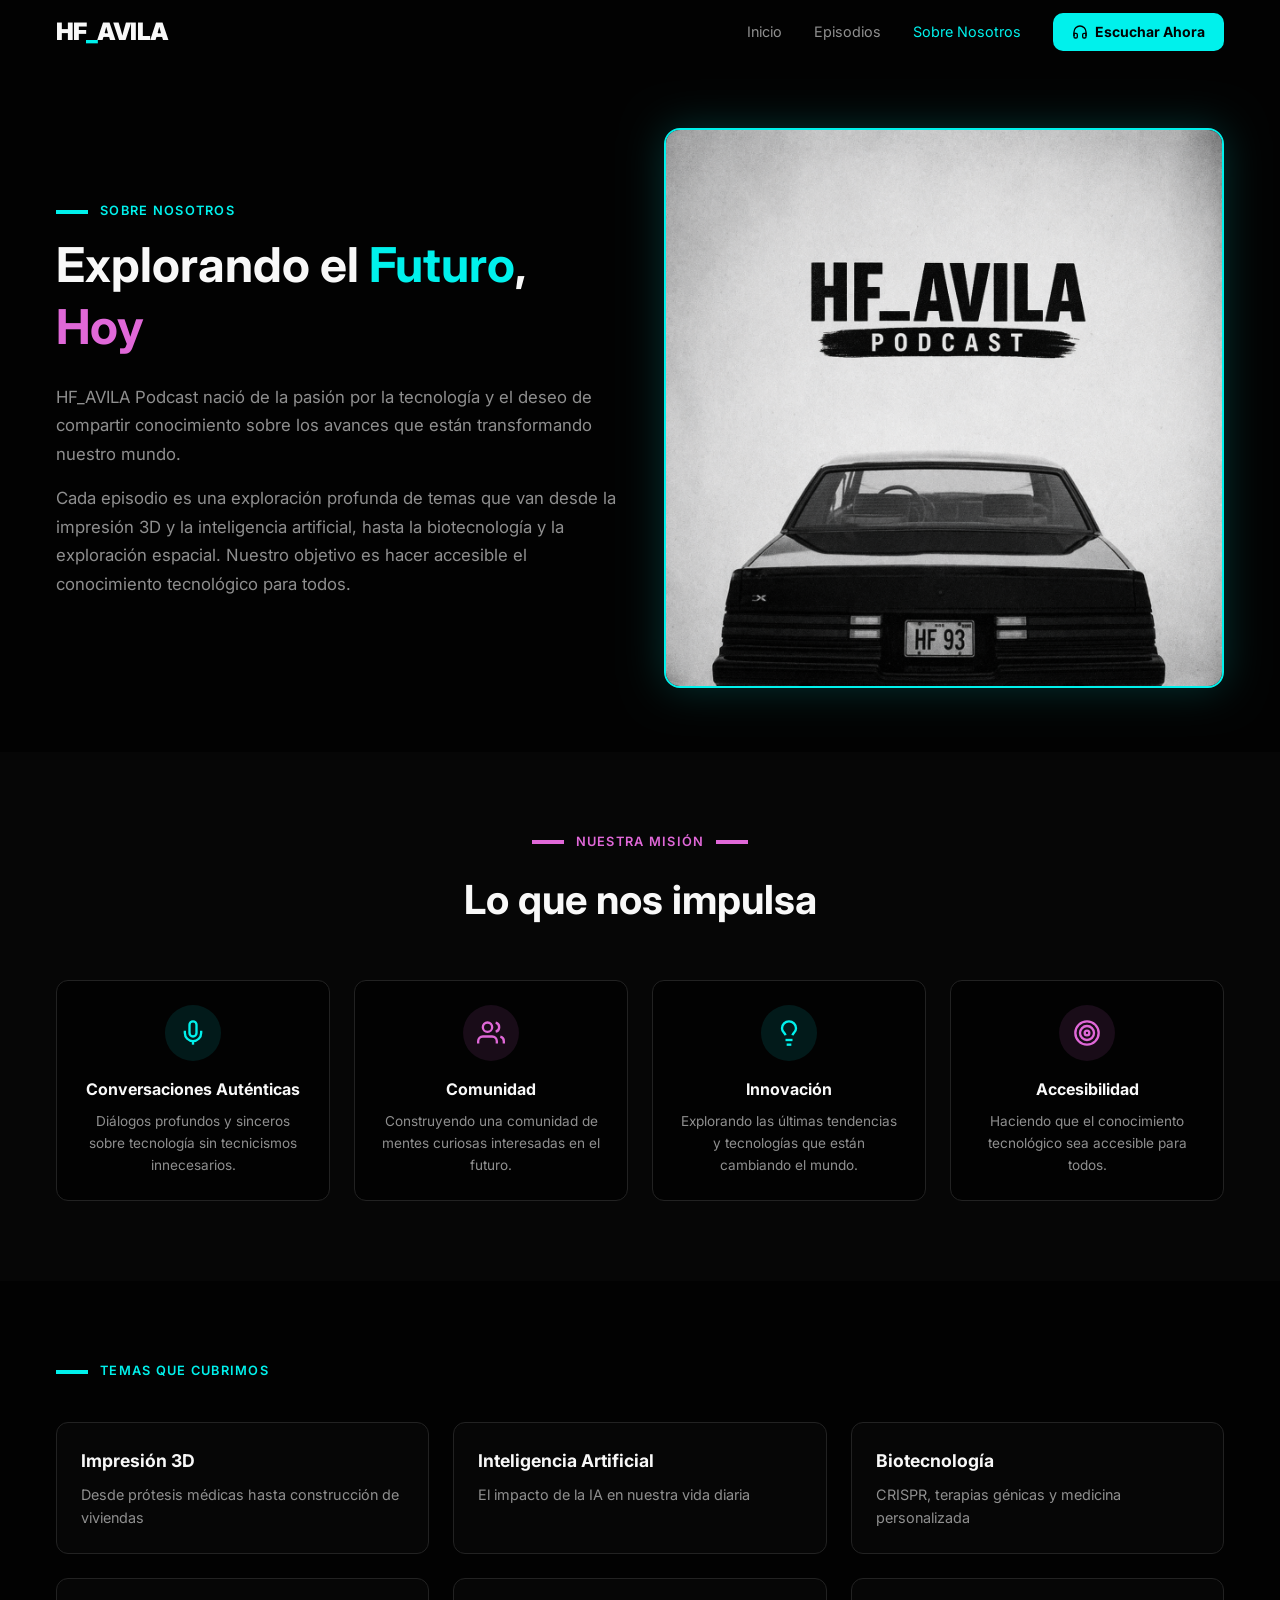
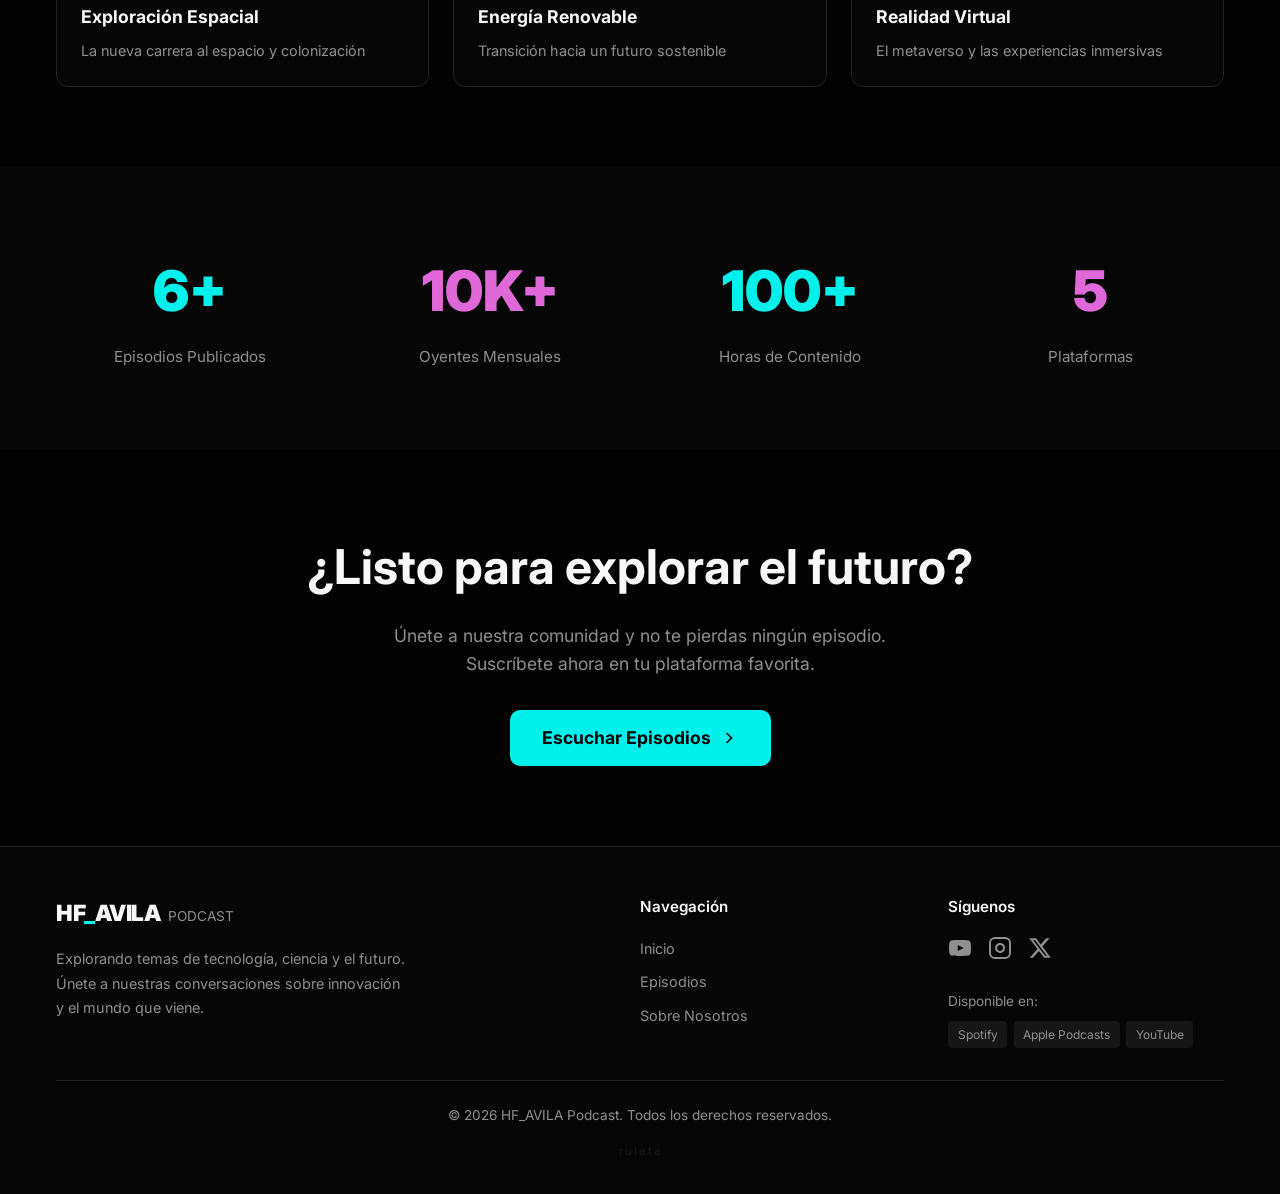
<file: sobre.html>
<!DOCTYPE html>
<html lang="es">
<head>
  <meta charset="UTF-8">
  <meta name="viewport" content="width=device-width, initial-scale=1.0">
  <title>Sobre Nosotros | HF_AVILA Podcast</title>
  <meta name="description" content="Conoce más sobre HF_AVILA Podcast, nuestra misión y el equipo detrás del contenido.">
  <link rel="preconnect" href="https://fonts.googleapis.com">
  <link rel="preconnect" href="https://fonts.gstatic.com" crossorigin>
  <link rel="stylesheet" href="styles.css">
</head>
<body>

  <!-- HEADER -->
  <header class="site-header" id="siteHeader">
    <div class="container">
      <div class="header-inner">
        <a href="index.html" class="logo">
          <span class="logo-hf">HF</span><span class="logo-dash">_</span><span class="logo-avila">AVILA</span>
        </a>
        <nav class="nav-desktop">
          <a href="index.html" class="nav-link">Inicio</a>
          <a href="episodios.html" class="nav-link">Episodios</a>
          <a href="sobre.html" class="nav-link">Sobre Nosotros</a>
          <a href="episodios.html" class="btn-nav">
            <svg viewBox="0 0 24 24" fill="none" stroke="currentColor" stroke-width="2"><path d="M3 18v-6a9 9 0 0 1 18 0v6"/><path d="M21 19a2 2 0 0 1-2 2h-1a2 2 0 0 1-2-2v-3a2 2 0 0 1 2-2h3zM3 19a2 2 0 0 0 2 2h1a2 2 0 0 0 2-2v-3a2 2 0 0 0-2-2H3z"/></svg>
            Escuchar Ahora
          </a>
        </nav>
        <button class="hamburger" id="hamburger" aria-label="Menú"></button>
      </div>
      <nav class="nav-mobile" id="navMobile">
        <a href="index.html" class="nav-link">Inicio</a>
        <a href="episodios.html" class="nav-link">Episodios</a>
        <a href="sobre.html" class="nav-link">Sobre Nosotros</a>
        <a href="episodios.html" class="btn-mobile">Escuchar Ahora</a>
      </nav>
    </div>
  </header>

  <!-- ABOUT HERO -->
  <section class="about-hero-section">
    <div class="container">
      <div class="about-hero-grid">
        <div class="scroll-reveal">
          <div class="section-label">
            <span class="section-label-line"></span>
            <span class="section-label-text">Sobre Nosotros</span>
          </div>
          <h1 class="about-title">
            Explorando el <span style="color:var(--primary)">Futuro</span>,
            <span style="color:var(--secondary)">Hoy</span>
          </h1>
          <p class="about-text">
            HF_AVILA Podcast nació de la pasión por la tecnología y el deseo
            de compartir conocimiento sobre los avances que están transformando
            nuestro mundo.
          </p>
          <p class="about-text">
            Cada episodio es una exploración profunda de temas que van desde
            la impresión 3D y la inteligencia artificial, hasta la biotecnología
            y la exploración espacial. Nuestro objetivo es hacer accesible el
            conocimiento tecnológico para todos.
          </p>
        </div>
        <div class="scroll-reveal from-right" data-delay="100">
          <div class="about-img-wrap">
            <img src="img/portada.jpg" alt="HF_AVILA Podcast">
          </div>
        </div>
      </div>
    </div>
  </section>

  <!-- VALUES SECTION -->
  <section class="values-section">
    <div class="container">
      <div class="scroll-reveal" style="text-align:center;margin-bottom:3rem;">
        <div style="display:flex;align-items:center;justify-content:center;gap:0.75rem;margin-bottom:1rem;">
          <span class="section-label-line pink"></span>
          <span class="section-label-text pink">Nuestra Misión</span>
          <span class="section-label-line pink"></span>
        </div>
        <h2 style="font-size:clamp(1.8rem,4vw,2.5rem);font-weight:700;color:var(--foreground);">Lo que nos impulsa</h2>
      </div>

      <div class="values-grid">
        <div class="scroll-reveal value-card" data-delay="0">
          <div class="value-icon cyan">
            <svg viewBox="0 0 24 24"><path d="M12 2a3 3 0 0 0-3 3v7a3 3 0 0 0 6 0V5a3 3 0 0 0-3-3Z"/><path d="M19 10v2a7 7 0 0 1-14 0v-2"/><line x1="12" y1="19" x2="12" y2="22"/></svg>
          </div>
          <p class="value-title">Conversaciones Auténticas</p>
          <p class="value-desc">Diálogos profundos y sinceros sobre tecnología sin tecnicismos innecesarios.</p>
        </div>

        <div class="scroll-reveal value-card" data-delay="100">
          <div class="value-icon pink">
            <svg viewBox="0 0 24 24"><path d="M17 21v-2a4 4 0 0 0-4-4H5a4 4 0 0 0-4 4v2"/><circle cx="9" cy="7" r="4"/><path d="M23 21v-2a4 4 0 0 0-3-3.87"/><path d="M16 3.13a4 4 0 0 1 0 7.75"/></svg>
          </div>
          <p class="value-title">Comunidad</p>
          <p class="value-desc">Construyendo una comunidad de mentes curiosas interesadas en el futuro.</p>
        </div>

        <div class="scroll-reveal value-card" data-delay="200">
          <div class="value-icon cyan">
            <svg viewBox="0 0 24 24"><path d="M15 14c.2-1 .7-1.7 1.5-2.5 1-.9 1.5-2.2 1.5-3.5A6 6 0 0 0 6 8c0 1 .2 2.2 1.5 3.5.7.7 1.3 1.5 1.5 2.5"/><path d="M9 18h6"/><path d="M10 22h4"/></svg>
          </div>
          <p class="value-title">Innovación</p>
          <p class="value-desc">Explorando las últimas tendencias y tecnologías que están cambiando el mundo.</p>
        </div>

        <div class="scroll-reveal value-card" data-delay="300">
          <div class="value-icon pink">
            <svg viewBox="0 0 24 24"><circle cx="12" cy="12" r="10"/><circle cx="12" cy="12" r="6"/><circle cx="12" cy="12" r="2"/></svg>
          </div>
          <p class="value-title">Accesibilidad</p>
          <p class="value-desc">Haciendo que el conocimiento tecnológico sea accesible para todos.</p>
        </div>
      </div>
    </div>
  </section>

  <!-- TOPICS SECTION -->
  <section class="topics-section">
    <div class="container">
      <div class="scroll-reveal" style="margin-bottom:2.5rem;">
        <div class="section-label">
          <span class="section-label-line"></span>
          <span class="section-label-text">Temas que Cubrimos</span>
        </div>
      </div>

      <div class="about-topics-grid">
        <div class="scroll-reveal topic-card" data-delay="0">
          <p class="topic-card-title">Impresión 3D</p>
          <p class="topic-card-desc">Desde prótesis médicas hasta construcción de viviendas</p>
        </div>
        <div class="scroll-reveal topic-card" data-delay="50">
          <p class="topic-card-title">Inteligencia Artificial</p>
          <p class="topic-card-desc">El impacto de la IA en nuestra vida diaria</p>
        </div>
        <div class="scroll-reveal topic-card" data-delay="100">
          <p class="topic-card-title">Biotecnología</p>
          <p class="topic-card-desc">CRISPR, terapias génicas y medicina personalizada</p>
        </div>
        <div class="scroll-reveal topic-card" data-delay="150">
          <p class="topic-card-title">Exploración Espacial</p>
          <p class="topic-card-desc">La nueva carrera al espacio y colonización</p>
        </div>
        <div class="scroll-reveal topic-card" data-delay="200">
          <p class="topic-card-title">Energía Renovable</p>
          <p class="topic-card-desc">Transición hacia un futuro sostenible</p>
        </div>
        <div class="scroll-reveal topic-card" data-delay="250">
          <p class="topic-card-title">Realidad Virtual</p>
          <p class="topic-card-desc">El metaverso y las experiencias inmersivas</p>
        </div>
      </div>
    </div>
  </section>

  <!-- STATS SECTION -->
  <section class="stats-section">
    <div class="container">
      <div class="stats-grid">
        <div class="scroll-reveal" data-delay="0">
          <p class="stat-big-num cyan">6+</p>
          <p class="stat-big-label">Episodios Publicados</p>
        </div>
        <div class="scroll-reveal" data-delay="100">
          <p class="stat-big-num pink">10K+</p>
          <p class="stat-big-label">Oyentes Mensuales</p>
        </div>
        <div class="scroll-reveal" data-delay="200">
          <p class="stat-big-num cyan">100+</p>
          <p class="stat-big-label">Horas de Contenido</p>
        </div>
        <div class="scroll-reveal" data-delay="300">
          <p class="stat-big-num pink">5</p>
          <p class="stat-big-label">Plataformas</p>
        </div>
      </div>
    </div>
  </section>

  <!-- CTA SECTION -->
  <section class="about-cta-section">
    <div class="container">
      <div class="scroll-reveal">
        <h2 class="about-cta-title">¿Listo para explorar el futuro?</h2>
        <p class="about-cta-desc">
          Únete a nuestra comunidad y no te pierdas ningún episodio.
          Suscríbete ahora en tu plataforma favorita.
        </p>
        <a href="episodios.html" class="btn-primary-lg" style="display:inline-flex;">
          Escuchar Episodios
          <svg width="20" height="20" viewBox="0 0 24 24" fill="none" stroke="currentColor" stroke-width="2"><polyline points="9 18 15 12 9 6"/></svg>
        </a>
      </div>
    </div>
  </section>

  <!-- FOOTER -->
  <footer class="site-footer">
    <div class="container">
      <div class="footer-grid">
        <div>
          <a href="index.html" class="footer-logo">
            <span class="footer-logo-main">
              <span style="color:var(--foreground)">HF</span><span style="color:var(--primary)">_</span><span style="color:var(--foreground)">AVILA</span>
            </span>
            <span class="footer-logo-podcast">PODCAST</span>
          </a>
          <p class="footer-desc">Explorando temas de tecnología, ciencia y el futuro. Únete a nuestras conversaciones sobre innovación y el mundo que viene.</p>
        </div>
        <div>
          <p class="footer-col-title">Navegación</p>
          <ul class="footer-nav-list">
            <li><a href="index.html">Inicio</a></li>
            <li><a href="episodios.html">Episodios</a></li>
            <li><a href="sobre.html">Sobre Nosotros</a></li>
          </ul>
        </div>
        <div>
          <p class="footer-col-title">Síguenos</p>
          <div class="footer-social">
            <a href="#" aria-label="YouTube"><svg viewBox="0 0 24 24" fill="currentColor"><path d="M22.54 6.42a2.78 2.78 0 0 0-1.95-1.96C18.88 4 12 4 12 4s-6.88 0-8.59.46a2.78 2.78 0 0 0-1.95 1.96A29 29 0 0 0 1 12a29 29 0 0 0 .46 5.58A2.78 2.78 0 0 0 3.41 19.6C5.12 20 12 20 12 20s6.88 0 8.59-.46a2.78 2.78 0 0 0 1.95-1.95A29 29 0 0 0 23 12a29 29 0 0 0-.46-5.58zM9.75 15.02V8.98L15.5 12l-5.75 3.02z"/></svg></a>
            <a href="#" aria-label="Instagram"><svg viewBox="0 0 24 24" fill="none" stroke="currentColor" stroke-width="2"><rect x="2" y="2" width="20" height="20" rx="5" ry="5"/><path d="M16 11.37A4 4 0 1 1 12.63 8 4 4 0 0 1 16 11.37z"/><line x1="17.5" y1="6.5" x2="17.51" y2="6.5"/></svg></a>
            <a href="#" aria-label="Twitter"><svg viewBox="0 0 24 24" fill="currentColor"><path d="M18.244 2.25h3.308l-7.227 8.26 8.502 11.24H16.17l-5.214-6.817L4.99 21.75H1.68l7.73-8.835L1.254 2.25H8.08l4.713 6.231zm-1.161 17.52h1.833L7.084 4.126H5.117z"/></svg></a>
          </div>
          <p class="footer-platforms-label">Disponible en:</p>
          <div class="footer-platform-tags">
            <span class="footer-platform-tag">Spotify</span>
            <span class="footer-platform-tag">Apple Podcasts</span>
            <span class="footer-platform-tag">YouTube</span>
          </div>
        </div>
      </div>
      <div class="footer-bottom">
        <p>&copy; 2026 HF_AVILA Podcast. Todos los derechos reservados.</p>
        <a href="ruleta.html" style="display:inline-block;margin-top:16px;color:rgba(255,255,255,0.08);font-size:0.7rem;text-decoration:none;letter-spacing:2px;transition:color 0.3s;" onmouseover="this.style.color='rgba(255,255,255,0.25)'" onmouseout="this.style.color='rgba(255,255,255,0.08)'">ruleta</a>
      </div>
    </div>
  </footer>

  <script src="script.js"></script>
</body>
</html>
</file>
<file: styles.css>
@import url('https://fonts.googleapis.com/css2?family=Inter:wght@400;500;600;700;800;900&family=Oswald:wght@400;500;600;700&display=swap');

* { margin: 0; padding: 0; box-sizing: border-box; }

:root {
  --bg: oklch(0.08 0 0);
  --card: oklch(0.12 0 0);
  --primary: oklch(0.85 0.18 192);
  --secondary: oklch(0.7 0.2 330);
  --foreground: oklch(0.98 0 0);
  --muted-fg: oklch(0.65 0 0);
  --border: oklch(0.25 0 0);
  --muted: oklch(0.2 0 0);
  --radius: 0.625rem;
}

html { scroll-behavior: smooth; }

body {
  font-family: 'Inter', sans-serif;
  background: var(--bg);
  color: var(--foreground);
  line-height: 1.6;
  min-height: 100vh;
}

::-webkit-scrollbar { width: 8px; }
::-webkit-scrollbar-track { background: var(--bg); }
::-webkit-scrollbar-thumb { background: oklch(0.3 0 0); border-radius: 4px; }
::-webkit-scrollbar-thumb:hover { background: oklch(0.85 0.18 192 / 0.8); }

.container { max-width: 1200px; margin: 0 auto; padding: 0 1rem; }

/* ============ HEADER ============ */
.site-header {
  position: fixed;
  top: 0; left: 0; right: 0;
  z-index: 100;
  transition: all 0.3s ease;
}
.site-header.scrolled {
  background: oklch(0.08 0 0 / 0.9);
  backdrop-filter: blur(20px);
  -webkit-backdrop-filter: blur(20px);
  border-bottom: 1px solid oklch(0.25 0 0 / 0.5);
  box-shadow: 0 4px 30px oklch(0.85 0.18 192 / 0.05);
}
.header-inner {
  display: flex;
  align-items: center;
  justify-content: space-between;
  height: 64px;
}
.logo {
  text-decoration: none;
  font-family: 'Inter', sans-serif;
  font-size: 1.5rem;
  font-weight: 900;
  letter-spacing: -0.03em;
}
.logo .logo-dash { color: var(--primary); }
.logo .logo-hf, .logo .logo-avila { color: var(--foreground); }

.nav-desktop {
  display: flex;
  align-items: center;
  gap: 2rem;
}
.nav-desktop a.nav-link {
  color: var(--muted-fg);
  text-decoration: none;
  font-size: 0.9rem;
  transition: color 0.3s;
  position: relative;
}
.nav-desktop a.nav-link::after {
  content: '';
  position: absolute;
  bottom: -4px; left: 0;
  width: 0; height: 2px;
  background: var(--primary);
  transition: width 0.3s;
}
.nav-desktop a.nav-link:hover { color: var(--primary); }
.nav-desktop a.nav-link:hover::after { width: 100%; }
.nav-desktop a.nav-link.active { color: var(--primary); }

.btn-nav {
  background: var(--primary);
  color: oklch(0.08 0 0);
  padding: 0.5rem 1.2rem;
  border-radius: var(--radius);
  font-weight: 700;
  font-size: 0.875rem;
  text-decoration: none;
  display: inline-flex;
  align-items: center;
  gap: 0.4rem;
  border: none;
  cursor: pointer;
  transition: all 0.3s;
  font-family: 'Inter', sans-serif;
}
.btn-nav:hover {
  background: oklch(0.85 0.18 192 / 0.85);
  box-shadow: 0 0 40px oklch(0.85 0.18 192 / 0.5), 0 0 80px oklch(0.85 0.18 192 / 0.2);
  transform: translateY(-2px);
}
.btn-nav svg { width: 16px; height: 16px; flex-shrink: 0; }

.hamburger {
  display: none;
  background: none; border: none;
  color: var(--foreground);
  cursor: pointer;
  line-height: 1;
  padding: 0.25rem;
}

.nav-mobile {
  display: none;
  flex-direction: column;
  border-top: 1px solid oklch(0.25 0 0 / 0.5);
  background: oklch(0.08 0 0 / 0.97);
  backdrop-filter: blur(20px);
  padding: 0 0 1rem;
}
.nav-mobile.open { display: flex; }
.nav-mobile a {
  color: var(--muted-fg);
  text-decoration: none;
  font-size: 1.1rem;
  font-weight: 600;
  padding: 0.875rem 0;
  border-bottom: 1px solid oklch(0.25 0 0 / 0.3);
  transition: color 0.3s;
}
.nav-mobile a:hover { color: var(--primary); }
.btn-mobile {
  background: var(--primary);
  color: oklch(0.08 0 0) !important;
  padding: 0.75rem 1.5rem !important;
  border-radius: var(--radius);
  text-align: center;
  font-weight: 700 !important;
  margin-top: 1rem;
  border-bottom: none !important;
  display: flex;
  justify-content: center;
  gap: 0.4rem;
  transition: all 0.3s !important;
}

/* ============ ANIMATIONS ============ */
@keyframes fadeInUp {
  from { opacity: 0; transform: translateY(30px); }
  to { opacity: 1; transform: translateY(0); }
}
@keyframes glowPulse {
  0%, 100% { opacity: 0.5; }
  50% { opacity: 0.8; }
}
@keyframes pulseGlow {
  0%, 100% { box-shadow: 0 0 20px oklch(0.85 0.18 192 / 0.3); }
  50% { box-shadow: 0 0 40px oklch(0.85 0.18 192 / 0.6); }
}
@keyframes pulseDot {
  0%, 100% { opacity: 1; transform: scale(1); }
  50% { opacity: 0.5; transform: scale(1.2); }
}
@keyframes bounceY {
  0%, 100% { transform: translateX(-50%) translateY(0); }
  50% { transform: translateX(-50%) translateY(-10px); }
}
@keyframes lineExpand {
  from { width: 0; }
  to { width: 48px; }
}
@keyframes slideInFromBottom {
  from { opacity: 0; transform: translateY(40px); }
  to { opacity: 1; transform: translateY(0); }
}
@keyframes fadeInModal {
  from { opacity: 0; }
  to { opacity: 1; }
}
@keyframes dotPulse {
  0%, 100% { opacity: 1; }
  50% { opacity: 0.5; }
}

/* ============ UTILITIES ============ */
.gradient-text {
  background: linear-gradient(135deg, var(--primary), var(--secondary));
  -webkit-background-clip: text;
  -webkit-text-fill-color: transparent;
  background-clip: text;
}
.news-number {
  font-size: 2rem;
  font-weight: 900;
  background: linear-gradient(135deg, var(--secondary), oklch(0.6 0.25 340));
  -webkit-background-clip: text;
  -webkit-text-fill-color: transparent;
  background-clip: text;
  line-height: 1;
}
.news-line {
  height: 2px;
  background: linear-gradient(90deg, var(--primary), var(--secondary));
  flex: 1;
}
.news-title {
  color: var(--primary);
  font-weight: 900;
  font-style: italic;
  letter-spacing: -0.02em;
}
.interactive-btn {
  background: transparent;
  border: 2px solid var(--primary);
  color: var(--primary);
  padding: 1rem 2rem;
  font-weight: 700;
  text-transform: uppercase;
  letter-spacing: 0.05em;
  border-radius: var(--radius);
  cursor: pointer;
  transition: all 0.3s;
  font-family: 'Inter', sans-serif;
  font-size: 0.9rem;
}
.interactive-btn:hover, .interactive-btn.active {
  background: var(--primary);
  color: oklch(0.08 0 0);
  box-shadow: 0 0 30px oklch(0.85 0.18 192 / 0.5);
  transform: scale(1.05);
}

.scroll-reveal {
  opacity: 0;
  transform: translateY(40px);
  transition: all 0.8s cubic-bezier(0.4, 0, 0.2, 1);
}
.scroll-reveal.from-left { transform: translateX(-40px); }
.scroll-reveal.from-right { transform: translateX(40px); }
.scroll-reveal.revealed { opacity: 1 !important; transform: translate(0) !important; }

.section-label {
  display: flex;
  align-items: center;
  gap: 0.75rem;
  margin-bottom: 0.75rem;
}
.section-label-line {
  display: inline-block;
  width: 32px; height: 4px;
  background: var(--primary);
  flex-shrink: 0;
}
.section-label-line.pink { background: var(--secondary); }
.section-label-text {
  color: var(--primary);
  font-weight: 600;
  font-size: 0.8rem;
  text-transform: uppercase;
  letter-spacing: 0.1em;
}
.section-label-text.pink { color: var(--secondary); }

/* ============ BUTTONS ============ */
.btn-primary-lg {
  background: var(--primary);
  color: oklch(0.08 0 0);
  padding: 0.875rem 2rem;
  border-radius: var(--radius);
  font-weight: 700;
  font-size: 1.1rem;
  text-decoration: none;
  display: inline-flex;
  align-items: center;
  gap: 0.5rem;
  border: none;
  cursor: pointer;
  transition: all 0.3s;
  font-family: 'Inter', sans-serif;
}
.btn-primary-lg:hover {
  background: oklch(0.85 0.18 192 / 0.85);
  box-shadow: 0 0 40px oklch(0.85 0.18 192 / 0.5), 0 0 80px oklch(0.85 0.18 192 / 0.2);
  transform: translateY(-4px);
}
.btn-outline-lg {
  background: transparent;
  color: var(--foreground);
  padding: 0.875rem 2rem;
  border-radius: var(--radius);
  font-weight: 700;
  font-size: 1.1rem;
  text-decoration: none;
  display: inline-flex;
  align-items: center;
  gap: 0.5rem;
  border: 2px solid var(--border);
  cursor: pointer;
  transition: all 0.3s;
  font-family: 'Inter', sans-serif;
}
.btn-outline-lg:hover {
  border-color: oklch(0.85 0.18 192 / 0.5);
  background: var(--muted);
}

/* ============ HERO ============ */
.hero {
  position: relative;
  min-height: 90vh;
  display: flex;
  align-items: center;
  overflow: hidden;
  padding-top: 64px;
}
.glow-orb {
  position: absolute;
  border-radius: 50%;
  pointer-events: none;
  animation: glowPulse 4s ease-in-out infinite;
  filter: blur(80px);
}
.hero-bg-img {
  position: absolute;
  inset: 0; z-index: 0;
}
.hero-bg-img img {
  width: 100%; height: 100%;
  object-fit: cover;
  opacity: 0.25;
  display: block;
}
.hero-overlay-r {
  position: absolute; inset: 0;
  background: linear-gradient(to right, var(--bg) 30%, oklch(0.08 0 0 / 0.95) 60%, oklch(0.08 0 0 / 0.6));
}
.hero-overlay-tb {
  position: absolute; inset: 0;
  background: linear-gradient(to bottom, oklch(0.08 0 0 / 0.7), transparent 40%, transparent 60%, var(--bg));
}
.hero-content {
  position: relative;
  z-index: 1;
  max-width: 750px;
}
.hero-badge {
  display: flex;
  align-items: center;
  gap: 0.75rem;
  margin-bottom: 1.5rem;
  animation: fadeInUp 0.8s ease-out forwards;
}
.hero-badge-line {
  display: inline-block;
  width: 48px; height: 4px;
  background: var(--primary);
  animation: lineExpand 1s ease-out forwards;
}
.hero-badge-text {
  color: var(--primary);
  font-weight: 600;
  font-size: 0.8rem;
  text-transform: uppercase;
  letter-spacing: 0.1em;
}
.hero h1 {
  font-size: clamp(3rem, 8vw, 6rem);
  font-weight: 900;
  line-height: 1.1;
  margin-bottom: 1.5rem;
  animation: fadeInUp 0.8s ease-out 0.2s both;
}
.hero-desc {
  font-size: 1.1rem;
  color: var(--muted-fg);
  margin-bottom: 2rem;
  max-width: 500px;
  line-height: 1.7;
  animation: fadeInUp 0.8s ease-out 0.3s both;
}
.hero-buttons {
  display: flex;
  gap: 1rem;
  flex-wrap: wrap;
  margin-bottom: 3rem;
  animation: fadeInUp 0.8s ease-out 0.4s both;
}
.hero-stats {
  display: flex;
  gap: 2rem;
  padding-top: 2rem;
  border-top: 1px solid oklch(0.25 0 0 / 0.5);
  animation: fadeInUp 0.8s ease-out 0.5s both;
}
.stat-item { cursor: default; }
.stat-num {
  font-size: 2.5rem;
  font-weight: 900;
  line-height: 1;
  transition: transform 0.3s;
}
.stat-item:hover .stat-num { transform: scale(1.1); }
.stat-num.cyan { color: var(--primary); text-shadow: 0 0 20px oklch(0.85 0.18 192 / 0.6); }
.stat-num.pink { color: var(--secondary); text-shadow: 0 0 20px oklch(0.7 0.2 330 / 0.6); }
.stat-num.white { color: var(--foreground); }
.stat-label { font-size: 0.85rem; color: var(--muted-fg); margin-top: 0.25rem; }

.scroll-indicator {
  position: absolute;
  bottom: 2rem;
  left: 50%;
  transform: translateX(-50%);
  z-index: 1;
  animation: bounceY 2s infinite;
}
.scroll-indicator-ring {
  width: 24px; height: 40px;
  border: 2px solid oklch(0.85 0.18 192 / 0.5);
  border-radius: 12px;
  display: flex;
  justify-content: center;
  padding-top: 8px;
}
.scroll-indicator-dot {
  width: 4px; height: 12px;
  background: var(--primary);
  border-radius: 2px;
  animation: dotPulse 2s infinite;
}

/* ============ FEATURED EPISODE ============ */
.featured-section {
  padding: 6rem 0;
  background: var(--card);
  position: relative;
  overflow: hidden;
}
.featured-grid {
  display: grid;
  grid-template-columns: 1fr 1fr;
  gap: 3rem;
  align-items: center;
}
.featured-img-wrap {
  position: relative;
  aspect-ratio: 16/9;
  border-radius: 0.75rem;
  overflow: hidden;
  border: 2px solid var(--primary);
  box-shadow: 0 0 40px oklch(0.85 0.18 192 / 0.2);
  transition: box-shadow 0.4s;
}
.featured-img-wrap:hover { box-shadow: 0 0 60px oklch(0.85 0.18 192 / 0.4); }
.featured-img-wrap img {
  width: 100%; height: 100%;
  object-fit: cover;
  transition: transform 0.7s;
  display: block;
}
.featured-img-wrap:hover img { transform: scale(1.05); }
.featured-img-overlay {
  position: absolute; inset: 0;
  background: linear-gradient(to top, oklch(0.08 0 0 / 0.9), oklch(0.08 0 0 / 0.2), transparent);
}
.featured-ep-badge {
  position: absolute;
  top: 1rem; left: 1rem;
  display: flex;
  align-items: center;
  gap: 0.75rem;
}
.featured-ep-line { width: 80px; height: 2px; background: linear-gradient(90deg, var(--primary), var(--secondary)); }
.featured-play-link {
  position: absolute; inset: 0;
  display: flex;
  align-items: center;
  justify-content: center;
  text-decoration: none;
}
.play-circle-lg {
  width: 80px; height: 80px;
  border-radius: 50%;
  background: oklch(0.85 0.18 192 / 0.9);
  display: flex;
  align-items: center;
  justify-content: center;
  transition: all 0.5s;
  animation: pulseGlow 2s ease-in-out infinite;
}
.play-circle-lg:hover { transform: scale(1.1); }
.play-circle-lg svg { width: 36px; height: 36px; fill: oklch(0.08 0 0); margin-left: 4px; }

.featured-title {
  font-size: clamp(1.8rem, 4vw, 2.8rem);
  font-weight: 900;
  color: var(--primary);
  font-style: italic;
  letter-spacing: -0.02em;
  margin-bottom: 0.5rem;
  line-height: 1.2;
}
.featured-subtitle {
  font-size: 1.2rem;
  color: var(--secondary);
  font-weight: 600;
  margin-bottom: 1rem;
}
.featured-desc {
  color: var(--muted-fg);
  line-height: 1.7;
  font-size: 1.05rem;
  margin-bottom: 1.5rem;
}
.topics-list {
  display: flex;
  flex-wrap: wrap;
  gap: 0.5rem;
  margin-bottom: 2rem;
}
.topic-tag {
  font-size: 0.85rem;
  padding: 0.4rem 1rem;
  border-radius: 50px;
  background: var(--muted);
  color: var(--muted-fg);
  transition: all 0.3s;
  cursor: default;
}
.topic-tag:hover { background: oklch(0.85 0.18 192 / 0.2); color: var(--primary); }

/* ============ LATEST EPISODES ============ */
.episodes-section {
  padding: 6rem 0;
  position: relative;
  overflow: hidden;
}
.episodes-section-header {
  display: flex;
  align-items: center;
  justify-content: space-between;
  margin-bottom: 3rem;
}
.see-all {
  display: flex;
  align-items: center;
  gap: 0.5rem;
  color: var(--muted-fg);
  text-decoration: none;
  font-size: 0.9rem;
  transition: color 0.3s;
}
.see-all:hover { color: var(--primary); }
.see-all svg { width: 16px; height: 16px; transition: transform 0.3s; }
.see-all:hover svg { transform: translateX(4px); }

.episodes-grid {
  display: grid;
  grid-template-columns: repeat(3, 1fr);
  gap: 2rem;
}

/* ============ EPISODE CARD ============ */
.episode-card {
  border-radius: 0.75rem;
  overflow: hidden;
  background: var(--card);
  border: 1px solid var(--border);
  text-decoration: none;
  display: block;
  transition: all 0.4s cubic-bezier(0.4, 0, 0.2, 1);
}
.episode-card:hover {
  border-color: oklch(0.85 0.18 192 / 0.5);
  box-shadow: 0 0 30px oklch(0.85 0.18 192 / 0.2), 0 20px 40px oklch(0 0 0 / 0.3);
  transform: translateY(-6px) scale(1.01);
}
.episode-card-img {
  position: relative;
  aspect-ratio: 16/9;
  overflow: hidden;
}
.episode-card-img img {
  width: 100%; height: 100%;
  object-fit: cover;
  transition: transform 0.7s;
  display: block;
}
.episode-card:hover .episode-card-img img { transform: scale(1.1); }
.episode-img-overlay {
  position: absolute; inset: 0;
  background: linear-gradient(to top, var(--card), oklch(0.12 0 0 / 0.3), transparent);
}
.episode-num-badge { position: absolute; top: 1rem; left: 1rem; }
.episode-num-badge .news-number { font-size: 1.5rem; }
.episode-play-overlay {
  position: absolute; inset: 0;
  display: flex;
  align-items: center;
  justify-content: center;
  opacity: 0;
  transition: opacity 0.5s;
}
.episode-card:hover .episode-play-overlay { opacity: 1; }
.play-circle-sm {
  width: 64px; height: 64px;
  border-radius: 50%;
  background: oklch(0.85 0.18 192 / 0.9);
  display: flex;
  align-items: center;
  justify-content: center;
  transform: scale(0.75);
  transition: all 0.5s;
  animation: pulseGlow 2s ease-in-out infinite;
}
.episode-card:hover .play-circle-sm { transform: scale(1); }
.play-circle-sm svg { width: 28px; height: 28px; fill: oklch(0.08 0 0); margin-left: 3px; }
.episode-duration {
  position: absolute;
  bottom: 0.75rem; left: 1rem;
  display: flex;
  align-items: center;
  gap: 0.3rem;
  font-size: 0.75rem;
  color: var(--muted-fg);
}
.episode-duration svg { width: 12px; height: 12px; stroke: var(--muted-fg); fill: none; stroke-width: 2; }

.episode-card-body { padding: 1.25rem; }
.episode-card-title {
  font-size: 1.2rem;
  font-weight: 900;
  color: var(--primary);
  font-style: italic;
  letter-spacing: -0.01em;
  margin-bottom: 0.25rem;
  line-height: 1.3;
  transition: text-shadow 0.3s;
}
.episode-card:hover .episode-card-title { text-shadow: 0 0 20px oklch(0.85 0.18 192 / 0.6); }
.episode-card-subtitle { color: var(--muted-fg); font-size: 0.9rem; margin-bottom: 0.75rem; }
.episode-card-date { font-size: 0.8rem; color: var(--muted-fg); margin-bottom: 0.75rem; }
.episode-tags { display: flex; flex-wrap: wrap; gap: 0.35rem; }
.episode-tag {
  font-size: 0.75rem;
  padding: 0.25rem 0.75rem;
  border-radius: 50px;
  background: var(--muted);
  color: var(--muted-fg);
  transition: all 0.3s;
  cursor: default;
}
.episode-tag:hover { background: oklch(0.85 0.18 192 / 0.2); color: var(--primary); }

/* ---- Badge EN VIVO en tarjetas ---- */
.episode-live-badge {
  position: absolute;
  top: 0.75rem;
  right: 0.75rem;
  display: flex;
  align-items: center;
  gap: 0.35rem;
  background: oklch(0.55 0.22 25 / 0.92);
  color: #fff;
  font-size: 0.7rem;
  font-weight: 700;
  letter-spacing: 0.08em;
  text-transform: uppercase;
  padding: 0.25rem 0.6rem;
  border-radius: 999px;
  backdrop-filter: blur(4px);
  z-index: 5;
}
.episode-live-badge .live-dot-sm {
  width: 6px;
  height: 6px;
  border-radius: 50%;
  background: #fff;
  animation: pulse-dot 1.4s ease-in-out infinite;
}
@keyframes pulse-dot {
  0%, 100% { opacity: 1; transform: scale(1); }
  50% { opacity: 0.4; transform: scale(0.7); }
}

/* ---- Overlay Próximamente ---- */
.episode-coming-soon {
  position: relative;
  pointer-events: none;
  opacity: 0.82;
  filter: grayscale(0.3);
}
.episode-coming-soon::after {
  content: '';
  position: absolute;
  inset: 0;
  background: oklch(0.05 0 0 / 0.3);
  border-radius: var(--radius);
  z-index: 3;
  pointer-events: none;
}
.episode-coming-soon .episode-card-img::before {
  content: 'PRÓXIMAMENTE';
  position: absolute;
  inset: 0;
  display: flex;
  align-items: center;
  justify-content: center;
  font-family: 'Oswald', sans-serif;
  font-size: 1.1rem;
  font-weight: 700;
  letter-spacing: 0.15em;
  color: oklch(0.9 0 0 / 0.28);
  z-index: 4;
  background: oklch(0.05 0 0 / 0.25);
}

/* ============ INTERACTIVE SECTION ============ */
.interactive-section {
  padding: 6rem 0;
  background: var(--card);
  position: relative;
  overflow: hidden;
  text-align: center;
}
.interactive-num-row {
  display: flex;
  align-items: center;
  justify-content: center;
  gap: 0.75rem;
  margin-bottom: 1rem;
}
.interactive-line {
  width: 80px; height: 2px;
  background: linear-gradient(90deg, var(--primary), var(--secondary));
}
.interactive-title {
  font-size: clamp(2rem, 5vw, 3.5rem);
  font-weight: 900;
  color: var(--primary);
  font-style: italic;
  letter-spacing: -0.02em;
  margin-bottom: 0.75rem;
  text-transform: uppercase;
}
.interactive-subtitle { font-size: 1.1rem; color: var(--muted-fg); margin-bottom: 3rem; }
.interactive-buttons-wrap {
  display: flex;
  flex-wrap: wrap;
  justify-content: center;
  gap: 1rem;
  max-width: 800px;
  margin: 0 auto;
}

/* ============ CTA ============ */
.cta-section {
  padding: 6rem 0;
  position: relative;
  overflow: hidden;
  text-align: center;
}
.cta-title {
  font-size: clamp(2.5rem, 6vw, 4rem);
  font-weight: 900;
  color: var(--foreground);
  margin-bottom: 1.5rem;
  line-height: 1.2;
}
.cta-desc {
  font-size: 1.1rem;
  color: var(--muted-fg);
  margin-bottom: 2.5rem;
  max-width: 550px;
  margin-left: auto;
  margin-right: auto;
  line-height: 1.7;
}
.cta-buttons { display: flex; flex-wrap: wrap; justify-content: center; gap: 1rem; }

/* ============ FOOTER ============ */
.site-footer {
  background: var(--card);
  border-top: 1px solid var(--border);
  padding: 3rem 0 2rem;
}
.footer-grid {
  display: grid;
  grid-template-columns: 2fr 1fr 1fr;
  gap: 2rem;
  margin-bottom: 2rem;
}
.footer-logo {
  display: inline-flex;
  align-items: baseline;
  text-decoration: none;
  margin-bottom: 1rem;
}
.footer-logo-main {
  font-size: 1.4rem;
  font-weight: 900;
  font-family: 'Inter', sans-serif;
  letter-spacing: -0.02em;
}
.footer-logo-podcast { font-size: 0.85rem; color: var(--muted-fg); margin-left: 0.5rem; }
.footer-desc { color: var(--muted-fg); font-size: 0.9rem; line-height: 1.7; max-width: 350px; }
.footer-col-title { font-weight: 600; color: var(--foreground); margin-bottom: 1rem; font-size: 0.95rem; }
.footer-nav-list { list-style: none; display: flex; flex-direction: column; gap: 0.5rem; }
.footer-nav-list a { color: var(--muted-fg); text-decoration: none; font-size: 0.9rem; transition: color 0.3s; }
.footer-nav-list a:hover { color: var(--primary); }
.footer-social { display: flex; gap: 1rem; margin-bottom: 1.5rem; }
.footer-social a { color: var(--muted-fg); text-decoration: none; transition: color 0.3s; }
.footer-social a:hover { color: var(--primary); }
.footer-social svg { width: 24px; height: 24px; }
.footer-platforms-label { font-size: 0.85rem; color: var(--muted-fg); margin-top: 1rem; margin-bottom: 0.5rem; }
.footer-platform-tags { display: flex; flex-wrap: wrap; gap: 0.4rem; }
.footer-platform-tag { font-size: 0.75rem; background: var(--muted); color: var(--muted-fg); padding: 0.25rem 0.6rem; border-radius: 4px; }
.footer-bottom { border-top: 1px solid var(--border); padding-top: 1.5rem; text-align: center; font-size: 0.85rem; color: var(--muted-fg); }

/* ============ EN VIVO PAGE ============ */
.live-header {
  position: sticky;
  top: 0; z-index: 50;
  background: linear-gradient(to bottom, rgba(0,0,0,0.97), rgba(0,0,0,0.88), rgba(0,0,0,0));
  border-bottom: 1px solid #1a1a1a;
}
.live-header-inner {
  max-width: 800px;
  margin: 0 auto;
  padding: 2rem 1rem;
  text-align: center;
}
.live-badge-pill {
  display: inline-flex;
  align-items: center;
  gap: 0.5rem;
  background: #0d0d0d;
  border: 1px solid #2a2a2a;
  padding: 0.4rem 1rem;
  border-radius: 50px;
  margin-bottom: 1.5rem;
}
.live-dot {
  width: 8px; height: 8px;
  background: #ff0000;
  border-radius: 50%;
  animation: pulseDot 1.5s ease-in-out infinite;
}
.live-badge-pill .live-text {
  font-size: 0.7rem;
  font-weight: 700;
  color: white;
  text-transform: uppercase;
  letter-spacing: 0.15em;
}
.live-title {
  font-size: clamp(2.5rem, 8vw, 4rem);
  font-weight: 900;
  color: white;
  letter-spacing: 0.1em;
  margin-bottom: 0.5rem;
  font-family: 'Oswald', sans-serif;
}
.live-subtitle {
  color: #555;
  font-size: 0.85rem;
  text-transform: uppercase;
  letter-spacing: 0.1em;
}

.live-main { background: black; min-height: 100vh; }
.live-content { max-width: 800px; margin: 0 auto; padding: 5rem 1rem; }

.news-section-item {
  margin-bottom: 8rem;
  opacity: 0;
  animation: slideInFromBottom 0.7s cubic-bezier(0.34, 1.56, 0.64, 1) forwards;
}
.news-section-item:nth-child(1) { animation-delay: 0ms; }
.news-section-item:nth-child(2) { animation-delay: 150ms; }
.news-section-item:nth-child(3) { animation-delay: 300ms; }
.news-section-item:nth-child(4) { animation-delay: 450ms; }
.news-section-item:nth-child(5) { animation-delay: 600ms; }

.news-sec-header {
  display: flex;
  align-items: center;
  gap: 1rem;
  padding-bottom: 1rem;
  margin-bottom: 1.5rem;
  border-bottom: 1px solid #1f1f1f;
}
.news-sec-num { font-size: 2.5rem; font-weight: 900; color: white; min-width: fit-content; }
.news-sec-line { flex: 1; height: 1px; background: linear-gradient(to right, #3a3a3a, #111); }
.news-sec-title {
  font-size: clamp(1.8rem, 5vw, 3rem);
  font-weight: 900;
  letter-spacing: 0.05em;
  color: white;
  margin-bottom: 0.5rem;
  text-transform: uppercase;
  font-family: 'Oswald', sans-serif;
}
.news-sec-subtitle { font-size: 1rem; color: #555; letter-spacing: 0.05em; margin-bottom: 2rem; }
.news-sec-img {
  position: relative;
  width: 100%; height: 400px;
  border-radius: 0.5rem;
  overflow: hidden;
  border: 1px solid #1f1f1f;
  background: #050505;
}
.news-sec-img img { width: 100%; height: 100%; object-fit: cover; transition: transform 0.5s; display: block; }
.news-sec-img:hover img { transform: scale(1.05); }

.interactive-live-section { margin-bottom: 8rem; }
.interactive-live-head {
  display: flex;
  align-items: center;
  gap: 1rem;
  padding-bottom: 1rem;
  margin-bottom: 2rem;
  border-bottom: 1px solid #1f1f1f;
}
.interactive-live-num { font-size: 2.5rem; font-weight: 900; color: white; }
.interactive-live-line { flex: 1; height: 1px; background: linear-gradient(to right, #3a3a3a, #111); }
.interactive-live-title {
  font-size: clamp(1.8rem, 5vw, 3rem);
  font-weight: 900; color: white;
  letter-spacing: 0.05em; text-transform: uppercase;
  margin-bottom: 0.5rem;
  font-family: 'Oswald', sans-serif;
}
.interactive-live-subtitle { color: #555; font-size: 1rem; letter-spacing: 0.05em; margin-bottom: 3rem; }
.interactive-live-box {
  background: linear-gradient(135deg, #0f0f0f, #050505);
  border: 1px solid #1a1a1a;
  border-radius: 0.5rem;
  padding: 2rem;
}
.interactive-live-hint {
  background: #080808;
  border: 1px solid #2a2a2a;
  border-radius: 0.5rem;
  padding: 1.5rem;
  text-align: center;
  margin-bottom: 2rem;
  color: #bbb;
  font-size: 1rem;
}
.interactive-live-grid { display: grid; grid-template-columns: 1fr 1fr; gap: 1rem; }
.interactive-live-btn {
  padding: 1rem 1.5rem;
  border-radius: 0.5rem;
  font-weight: 700;
  font-size: 0.85rem;
  text-transform: uppercase;
  letter-spacing: 0.05em;
  cursor: pointer;
  transition: all 0.3s;
  border: 1px solid #3a3a3a;
  background: transparent;
  color: white;
  font-family: 'Inter', sans-serif;
}
.interactive-live-btn:hover { background: #111; border-color: #555; }
.interactive-live-btn.selected { background: white; color: black; border-color: white; }

.portada-float-btn {
  position: fixed;
  bottom: 2rem; right: 2rem;
  padding: 0.75rem 1.5rem;
  background: #1a1a1a;
  border: 1px solid #3a3a3a;
  color: white;
  font-weight: 700;
  font-size: 0.75rem;
  text-transform: uppercase;
  letter-spacing: 0.05em;
  border-radius: 0.5rem;
  cursor: pointer;
  z-index: 40;
  transition: all 0.3s;
  font-family: 'Inter', sans-serif;
}
.portada-float-btn:hover {
  background: #222; border-color: #555;
  transform: translateY(-3px);
  box-shadow: 0 8px 24px rgba(100,100,100,0.3);
}

.portada-modal-overlay {
  position: fixed; inset: 0;
  z-index: 200;
  background: black;
  display: none;
  align-items: center;
  justify-content: center;
  animation: fadeInModal 0.3s ease;
  cursor: pointer;
}
.portada-modal-overlay.open { display: flex; }
.portada-modal-overlay img { width: 100%; height: 100%; object-fit: contain; pointer-events: none; }

/* ============ EPISODES PAGE ============ */
.page-hero {
  padding: 8rem 0 4rem;
  position: relative;
  overflow: hidden;
}
.page-badge { display: flex; align-items: center; gap: 0.75rem; margin-bottom: 1rem; }
.page-badge-line {
  display: inline-block;
  width: 48px; height: 4px;
  background: var(--primary);
}
.page-badge-text { color: var(--primary); font-weight: 600; font-size: 0.8rem; text-transform: uppercase; letter-spacing: 0.1em; }
.page-title {
  font-size: clamp(3rem, 7vw, 5rem);
  font-weight: 900;
  color: var(--primary);
  font-style: italic;
  letter-spacing: -0.02em;
  margin-bottom: 1rem;
  text-transform: uppercase;
}
.page-desc { font-size: 1.1rem; color: var(--muted-fg); max-width: 600px; line-height: 1.7; }
.episodes-page-grid {
  display: grid;
  grid-template-columns: repeat(3, 1fr);
  gap: 2rem;
  padding-bottom: 2rem;
}
.load-more-placeholder { text-align: center; padding: 4rem 0 5rem; }
.load-more-inner {
  display: inline-block;
  padding: 1rem 2rem;
  border-radius: 0.75rem;
  border: 1px solid oklch(0.25 0 0 / 0.5);
  color: var(--muted-fg);
  font-size: 0.9rem;
}

/* ============ ABOUT PAGE ============ */
.about-hero-section { padding: 8rem 0 4rem; }
.about-hero-grid {
  display: grid;
  grid-template-columns: 1fr 1fr;
  gap: 3rem;
  align-items: center;
}
.about-title { font-size: clamp(2rem, 4vw, 3rem); font-weight: 700; margin-bottom: 1.5rem; line-height: 1.3; }
.about-text { font-size: 1.05rem; color: var(--muted-fg); line-height: 1.7; margin-bottom: 1rem; }
.about-img-wrap {
  position: relative;
  aspect-ratio: 1;
  border-radius: 1rem;
  overflow: hidden;
  border: 2px solid var(--primary);
  box-shadow: 0 0 40px oklch(0.85 0.18 192 / 0.2);
}
.about-img-wrap img { width: 100%; height: 100%; object-fit: cover; display: block; }

.values-section { padding: 5rem 0; background: var(--card); }
.values-grid { display: grid; grid-template-columns: repeat(4, 1fr); gap: 1.5rem; }
.value-card {
  background: var(--bg);
  border: 1px solid var(--border);
  border-radius: 0.75rem;
  padding: 1.5rem;
  text-align: center;
  transition: border-color 0.3s;
}
.value-card:hover { border-color: oklch(0.85 0.18 192 / 0.5); }
.value-icon {
  width: 56px; height: 56px;
  border-radius: 50%;
  display: flex; align-items: center; justify-content: center;
  margin: 0 auto 1rem;
}
.value-icon.cyan { background: oklch(0.85 0.18 192 / 0.1); }
.value-icon.pink { background: oklch(0.7 0.2 330 / 0.1); }
.value-icon svg { width: 28px; height: 28px; fill: none; stroke-width: 2; }
.value-icon.cyan svg { stroke: var(--primary); }
.value-icon.pink svg { stroke: var(--secondary); }
.value-title { font-size: 1rem; font-weight: 700; color: var(--foreground); margin-bottom: 0.5rem; }
.value-desc { font-size: 0.85rem; color: var(--muted-fg); }

.topics-section { padding: 5rem 0; }
.about-topics-grid { display: grid; grid-template-columns: repeat(3, 1fr); gap: 1.5rem; }
.topic-card {
  padding: 1.5rem;
  background: var(--card);
  border: 1px solid var(--border);
  border-radius: 0.75rem;
  transition: border-color 0.3s;
}
.topic-card:hover { border-color: oklch(0.85 0.18 192 / 0.5); }
.topic-card-title { font-size: 1.1rem; font-weight: 700; color: var(--foreground); margin-bottom: 0.5rem; }
.topic-card-desc { color: var(--muted-fg); font-size: 0.9rem; }

.stats-section { padding: 5rem 0; background: var(--card); }
.stats-grid { display: grid; grid-template-columns: repeat(4, 1fr); gap: 2rem; text-align: center; }
.stat-big-num { font-size: clamp(2.5rem, 5vw, 3.5rem); font-weight: 900; margin-bottom: 0.5rem; }
.stat-big-num.cyan { color: var(--primary); }
.stat-big-num.pink { color: var(--secondary); }
.stat-big-label { color: var(--muted-fg); font-size: 0.95rem; }

.about-cta-section { padding: 5rem 0; text-align: center; }
.about-cta-title { font-size: clamp(2rem, 4vw, 3rem); font-weight: 700; color: var(--foreground); margin-bottom: 1rem; }
.about-cta-desc { font-size: 1.1rem; color: var(--muted-fg); margin-bottom: 2rem; max-width: 500px; margin-left: auto; margin-right: auto; }

/* ============ RESPONSIVE ============ */
/* ============ EPISODE DETAIL PAGE ============ */
.ep-detail-hero {
  position: relative;
  min-height: 60vh;
  display: flex;
  align-items: flex-end;
  overflow: hidden;
  padding-top: 64px;
}
.ep-detail-bg {
  position: absolute;
  inset: 0; z-index: 0;
}
.ep-detail-bg img {
  width: 100%; height: 100%;
  object-fit: cover;
  display: block;
}
.ep-detail-bg-overlay {
  position: absolute; inset: 0;
  background: linear-gradient(to top, var(--bg) 30%, oklch(0.08 0 0 / 0.9) 60%, oklch(0.08 0 0 / 0.5));
}
.ep-detail-content {
  position: relative;
  z-index: 1;
  padding: 4rem 0;
  width: 100%;
}
.back-link {
  display: inline-flex;
  align-items: center;
  gap: 0.5rem;
  color: var(--muted-fg);
  text-decoration: none;
  margin-bottom: 2rem;
  font-size: 0.9rem;
  transition: color 0.3s;
}
.back-link:hover { color: var(--primary); }
.back-link svg { width: 16px; height: 16px; transition: transform 0.3s; }
.back-link:hover svg { transform: translateX(-4px); }
.ep-num-row {
  display: flex;
  align-items: center;
  gap: 1rem;
  margin-bottom: 1.5rem;
}
.ep-num-row .news-number { font-size: 2.5rem; }
.ep-num-row .news-line { width: 128px; flex: none; }
.ep-detail-title {
  font-size: clamp(2.5rem, 6vw, 4.5rem);
  font-weight: 900;
  color: var(--primary);
  font-style: italic;
  letter-spacing: -0.02em;
  margin-bottom: 0.75rem;
  line-height: 1.1;
}
.ep-detail-subtitle {
  font-size: 1.5rem;
  color: var(--secondary);
  font-weight: 600;
  margin-bottom: 2rem;
}
.ep-meta {
  display: flex;
  flex-wrap: wrap;
  gap: 1.5rem;
  color: var(--muted-fg);
  margin-bottom: 2.5rem;
}
.ep-meta-item {
  display: flex;
  align-items: center;
  gap: 0.4rem;
  font-size: 0.95rem;
}
.ep-meta-item svg { width: 18px; height: 18px; stroke: var(--primary); fill: none; stroke-width: 2; }
.ep-detail-btns { display: flex; gap: 1rem; flex-wrap: wrap; }

.ep-body { padding: 5rem 0; position: relative; }
.ep-body-grid {
  display: grid;
  grid-template-columns: 2fr 1fr;
  gap: 3rem;
}
.ep-about-title {
  font-size: 1.5rem;
  font-weight: 700;
  color: var(--foreground);
  margin-bottom: 1rem;
}
.ep-about-desc {
  color: var(--muted-fg);
  line-height: 1.8;
  font-size: 1.05rem;
  margin-bottom: 2rem;
}

.ep-sections-title {
  font-size: 1.5rem;
  font-weight: 700;
  color: var(--foreground);
  margin-bottom: 2rem;
  margin-top: 3rem;
}
.ep-section-card {
  background: var(--card);
  border: 1px solid var(--border);
  border-radius: 0.75rem;
  padding: 1.5rem;
  margin-bottom: 1rem;
  display: flex;
  gap: 1.5rem;
  align-items: flex-start;
  transition: all 0.4s ease;
}
.ep-section-card:hover {
  border-color: oklch(0.85 0.18 192 / 0.5);
  transform: translateY(-4px);
  box-shadow: 0 0 30px oklch(0.85 0.18 192 / 0.1);
}
.ep-section-card-body { flex: 1; }
.ep-section-card-title {
  font-size: 1.1rem;
  font-weight: 900;
  color: var(--primary);
  font-style: italic;
  margin-bottom: 0.3rem;
  line-height: 1.3;
}
.ep-section-card-subtitle { color: var(--muted-fg); font-size: 0.9rem; }
.ep-section-card-img {
  width: 140px;
  height: 88px;
  border-radius: 0.5rem;
  overflow: hidden;
  border: 2px solid var(--primary);
  flex-shrink: 0;
}
.ep-section-card-img img { width: 100%; height: 100%; object-fit: cover; display: block; }
.ep-section-options { display: flex; flex-wrap: wrap; gap: 0.5rem; margin-top: 1rem; }
.ep-section-option {
  font-size: 0.8rem;
  padding: 0.4rem 0.875rem;
  border: 2px solid var(--primary);
  color: var(--primary);
  border-radius: var(--radius);
  cursor: pointer;
  background: transparent;
  font-family: 'Inter', sans-serif;
  font-weight: 700;
  text-transform: uppercase;
  letter-spacing: 0.04em;
  transition: all 0.3s;
}
.ep-section-option:hover, .ep-section-option.active {
  background: var(--primary);
  color: oklch(0.08 0 0);
}

/* ---- Sidebar news box ---- */
.ep-news-box {
  background: oklch(0.11 0 0);
  border: 1px solid var(--border);
  border-radius: var(--radius);
  padding: 1.25rem;
}
.ep-news-box-label {
  display: flex;
  align-items: center;
  gap: 0.4rem;
  font-size: 0.72rem;
  font-weight: 700;
  text-transform: uppercase;
  letter-spacing: 0.12em;
  color: var(--muted-fg);
  margin-bottom: 1rem;
}
.ep-news-item {
  display: flex;
  align-items: flex-start;
  gap: 0.75rem;
  padding: 0.75rem;
  border-radius: calc(var(--radius) - 2px);
  text-decoration: none;
  transition: background 0.2s;
}
.ep-news-item:hover { background: oklch(0.16 0 0); }
.ep-news-dot {
  width: 6px;
  height: 6px;
  min-width: 6px;
  border-radius: 50%;
  background: var(--muted-fg);
  margin-top: 0.45rem;
}
.ep-news-title {
  font-size: 0.85rem;
  font-weight: 500;
  color: oklch(0.8 0 0);
  line-height: 1.4;
  margin-bottom: 0.2rem;
}
.ep-news-source {
  font-size: 0.72rem;
  color: var(--muted-fg);
}
.ep-news-arrow {
  margin-left: auto;
  min-width: 14px;
  stroke: var(--muted-fg);
  margin-top: 0.2rem;
  transition: stroke 0.2s, transform 0.2s;
}
.ep-news-item:hover .ep-news-arrow {
  stroke: var(--primary);
  transform: translate(2px, -2px);
}

.listen-on-title {
  font-size: 1.1rem;
  font-weight: 700;
  color: var(--foreground);
  margin-bottom: 1.5rem;
}
.platform-links { display: flex; flex-direction: column; gap: 1rem; }
.platform-link {
  display: flex;
  align-items: center;
  gap: 1rem;
  padding: 1rem;
  background: var(--card);
  border: 1px solid var(--border);
  border-radius: 0.75rem;
  text-decoration: none;
  transition: all 0.4s cubic-bezier(0.4,0,0.2,1);
}
.platform-link:hover {
  border-color: oklch(0.85 0.18 192 / 0.5);
  transform: translateY(-4px);
  box-shadow: 0 0 30px oklch(0.85 0.18 192 / 0.2);
}
.platform-icon {
  width: 48px; height: 48px;
  border-radius: 50%;
  display: flex;
  align-items: center;
  justify-content: center;
  flex-shrink: 0;
  transition: transform 0.3s;
}
.platform-link:hover .platform-icon { transform: scale(1.1); }
.platform-icon svg { width: 28px; height: 28px; }
.platform-name { color: var(--foreground); font-weight: 600; }

/* ============ GUESTS SECTION ============ */
.ep-guests { padding: 5rem 0; position: relative; overflow: hidden; }
.ep-guests-title {
  font-family: 'Oswald', sans-serif;
  font-size: clamp(1.8rem, 3vw, 2.5rem);
  font-weight: 700;
  text-transform: uppercase;
  letter-spacing: 0.05em;
  margin-top: 1rem;
  margin-bottom: 0.5rem;
}
.ep-guests-desc { color: var(--muted-fg); font-size: 1rem; margin-bottom: 0; }
.ep-guests-grid {
  display: grid;
  grid-template-columns: 1fr 1fr;
  gap: 1.5rem;
  margin-top: 0;
}
.ep-guest-card {
  background: var(--card);
  border: 1px solid var(--border);
  border-radius: var(--radius);
  padding: 2rem;
  display: flex;
  gap: 1.5rem;
  align-items: flex-start;
  transition: border-color 0.3s, box-shadow 0.3s;
}
.ep-guest-card:hover {
  border-color: oklch(0.85 0.18 192 / 0.4);
  box-shadow: 0 0 30px oklch(0.85 0.18 192 / 0.06);
}
.ep-guest-avatar {
  width: 72px;
  height: 72px;
  min-width: 72px;
  border-radius: 50%;
  background: linear-gradient(135deg, oklch(0.85 0.18 192 / 0.25), oklch(0.85 0.18 192 / 0.08));
  border: 2px solid oklch(0.85 0.18 192 / 0.35);
  display: flex;
  align-items: center;
  justify-content: center;
}
.ep-guest-initials {
  font-family: 'Oswald', sans-serif;
  font-size: 1.3rem;
  font-weight: 700;
  color: var(--primary);
  letter-spacing: 0.05em;
}
.ep-guest-name {
  font-family: 'Oswald', sans-serif;
  font-size: 1.15rem;
  font-weight: 600;
  letter-spacing: 0.03em;
  color: var(--foreground);
  margin-bottom: 0.2rem;
}
.ep-guest-role {
  font-size: 0.8rem;
  font-weight: 600;
  text-transform: uppercase;
  letter-spacing: 0.1em;
  color: var(--primary);
  margin-bottom: 0.85rem;
}
.ep-guest-bio {
  font-size: 0.9rem;
  color: var(--muted-fg);
  line-height: 1.6;
  margin-bottom: 1rem;
}
.ep-guest-tags { display: flex; flex-wrap: wrap; gap: 0.35rem; }
.ep-guest-tag {
  font-size: 0.72rem;
  padding: 0.2rem 0.65rem;
  background: oklch(0.85 0.18 192 / 0.1);
  color: var(--primary);
  border: 1px solid oklch(0.85 0.18 192 / 0.2);
  border-radius: 999px;
}
@media (max-width: 768px) {
  .ep-guests-grid { grid-template-columns: 1fr; }
  .ep-guest-card { flex-direction: column; align-items: center; text-align: center; }
  .ep-guest-tags { justify-content: center; }
}

.ep-related { padding: 5rem 0; background: var(--card); position: relative; overflow: hidden; }

@media (max-width: 1024px) {
  .ep-body-grid { grid-template-columns: 1fr; }
  .ep-section-card-img { display: none; }
}
@media (max-width: 768px) {
  .ep-detail-title { font-size: clamp(2rem, 7vw, 3.5rem); }
  .ep-detail-btns { flex-direction: column; }
  .ep-meta { gap: 1rem; }
}

/* ============ ACCORDION SECTIONS ============ */
.ep-accordion {
  border: 1px solid var(--border);
  border-radius: 0.75rem;
  overflow: hidden;
  background: var(--card);
  margin-bottom: 1rem;
  transition: border-color 0.3s, box-shadow 0.3s;
}
.ep-accordion:hover {
  border-color: oklch(0.85 0.18 192 / 0.4);
}
.ep-accordion.open {
  border-color: oklch(0.85 0.18 192 / 0.6);
  box-shadow: 0 0 30px oklch(0.85 0.18 192 / 0.1);
}
.ep-accordion-trigger {
  width: 100%;
  background: none;
  border: none;
  cursor: pointer;
  padding: 1.25rem 1.5rem;
  display: flex;
  align-items: center;
  gap: 1.25rem;
  text-align: left;
  font-family: 'Inter', sans-serif;
  transition: background 0.2s;
}
.ep-accordion-trigger:hover { background: oklch(0.85 0.18 192 / 0.05); }
.ep-accordion-num { flex-shrink: 0; }
.ep-accordion-info { flex: 1; min-width: 0; }
.ep-accordion-title {
  font-size: 1.05rem;
  font-weight: 900;
  color: var(--primary);
  font-style: italic;
  line-height: 1.3;
  margin-bottom: 0.2rem;
}
.ep-accordion-subtitle { color: var(--muted-fg); font-size: 0.85rem; }
.ep-accordion-img {
  width: 100px; height: 64px;
  border-radius: 0.4rem;
  overflow: hidden;
  flex-shrink: 0;
  border: 1px solid var(--border);
  transition: border-color 0.3s;
}
.ep-accordion.open .ep-accordion-img { border-color: var(--primary); }
.ep-accordion-img img { width: 100%; height: 100%; object-fit: cover; display: block; }
.ep-accordion-arrow {
  flex-shrink: 0;
  width: 28px; height: 28px;
  border-radius: 50%;
  border: 1px solid var(--border);
  display: flex;
  align-items: center;
  justify-content: center;
  color: var(--muted-fg);
  transition: all 0.3s;
}
.ep-accordion-arrow svg { width: 14px; height: 14px; stroke: currentColor; fill: none; stroke-width: 2.5; transition: transform 0.3s; }
.ep-accordion.open .ep-accordion-arrow { background: var(--primary); border-color: var(--primary); color: oklch(0.08 0 0); }
.ep-accordion.open .ep-accordion-arrow svg { transform: rotate(180deg); }

.ep-accordion-body {
  max-height: 0;
  overflow: hidden;
  transition: max-height 0.5s cubic-bezier(0.4, 0, 0.2, 1);
}
.ep-accordion.open .ep-accordion-body { max-height: 2000px; }
.ep-accordion-body-inner {
  padding: 0 1.5rem 1.5rem;
  border-top: 1px solid var(--border);
  padding-top: 1.5rem;
}
.ep-accordion-full-img {
  width: 100%; aspect-ratio: 16/9;
  border-radius: 0.5rem;
  overflow: hidden;
  margin-bottom: 1.5rem;
  border: 1px solid oklch(0.85 0.18 192 / 0.3);
}
.ep-accordion-full-img img { width: 100%; height: 100%; object-fit: cover; display: block; }
.ep-accordion-text { color: var(--muted-fg); line-height: 1.8; font-size: 0.95rem; margin-bottom: 1rem; }
.ep-accordion-text:last-child { margin-bottom: 0; }
.ep-accordion-bullets {
  list-style: none;
  display: flex; flex-direction: column; gap: 0.6rem;
  margin-bottom: 1rem;
}
.ep-accordion-bullets li {
  display: flex; align-items: flex-start; gap: 0.6rem;
  color: var(--muted-fg); font-size: 0.95rem; line-height: 1.6;
}
.ep-accordion-bullets li::before {
  content: '';
  width: 6px; height: 6px;
  border-radius: 50%;
  background: var(--primary);
  flex-shrink: 0;
  margin-top: 0.55rem;
}
.ep-accordion-highlight {
  background: oklch(0.85 0.18 192 / 0.08);
  border-left: 3px solid var(--primary);
  padding: 1rem 1.25rem;
  border-radius: 0 0.5rem 0.5rem 0;
  margin-bottom: 1rem;
  font-size: 0.95rem;
  color: var(--foreground);
  line-height: 1.7;
}
.ep-accordion-tags-row { display: flex; flex-wrap: wrap; gap: 0.5rem; margin-top: 1rem; }
.ep-accordion-tag {
  font-size: 0.8rem;
  padding: 0.3rem 0.875rem;
  border-radius: 50px;
  background: oklch(0.85 0.18 192 / 0.1);
  color: var(--primary);
  border: 1px solid oklch(0.85 0.18 192 / 0.3);
}
/* ============ END EPISODE DETAIL ============ */

@media (max-width: 1024px) {
  .featured-grid { grid-template-columns: 1fr; }
  .episodes-grid { grid-template-columns: repeat(2, 1fr); }
  .episodes-page-grid { grid-template-columns: repeat(2, 1fr); }
  .values-grid { grid-template-columns: repeat(2, 1fr); }
  .about-hero-grid { grid-template-columns: 1fr; }
  .footer-grid { grid-template-columns: 1fr 1fr; }
  .stats-grid { grid-template-columns: repeat(2, 1fr); }
  .about-topics-grid { grid-template-columns: repeat(2, 1fr); }
}
@media (max-width: 768px) {
  .nav-desktop { display: none; }
  .hamburger { display: block; }
  .episodes-grid { grid-template-columns: 1fr; }
  .episodes-page-grid { grid-template-columns: 1fr; }
  .interactive-live-grid { grid-template-columns: 1fr; }
  .about-topics-grid { grid-template-columns: 1fr; }
  .footer-grid { grid-template-columns: 1fr; }
  .hero-stats { gap: 1.5rem; }
  .hero-buttons { flex-direction: column; align-items: flex-start; }
  .cta-buttons { flex-direction: column; align-items: center; }
  .values-grid { grid-template-columns: 1fr 1fr; }
  .stats-grid { grid-template-columns: 1fr 1fr; }
}
</file>
